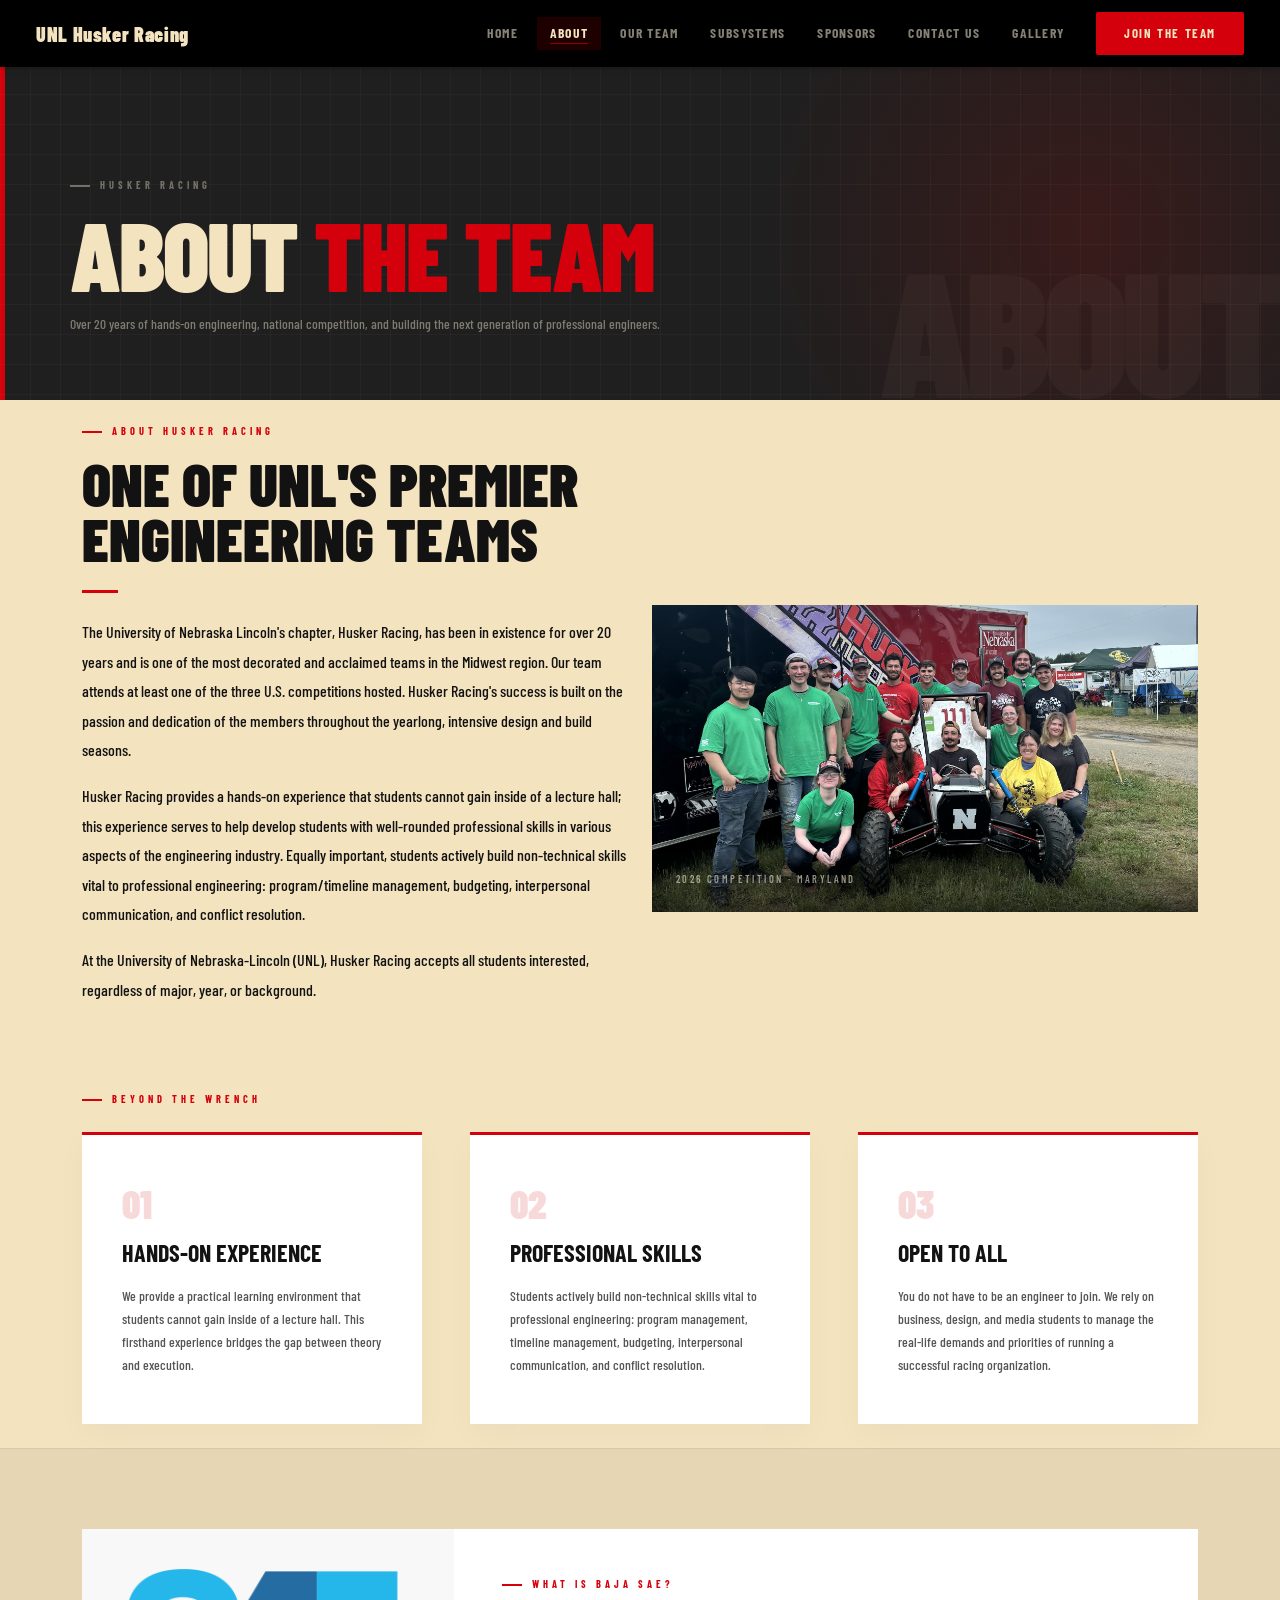
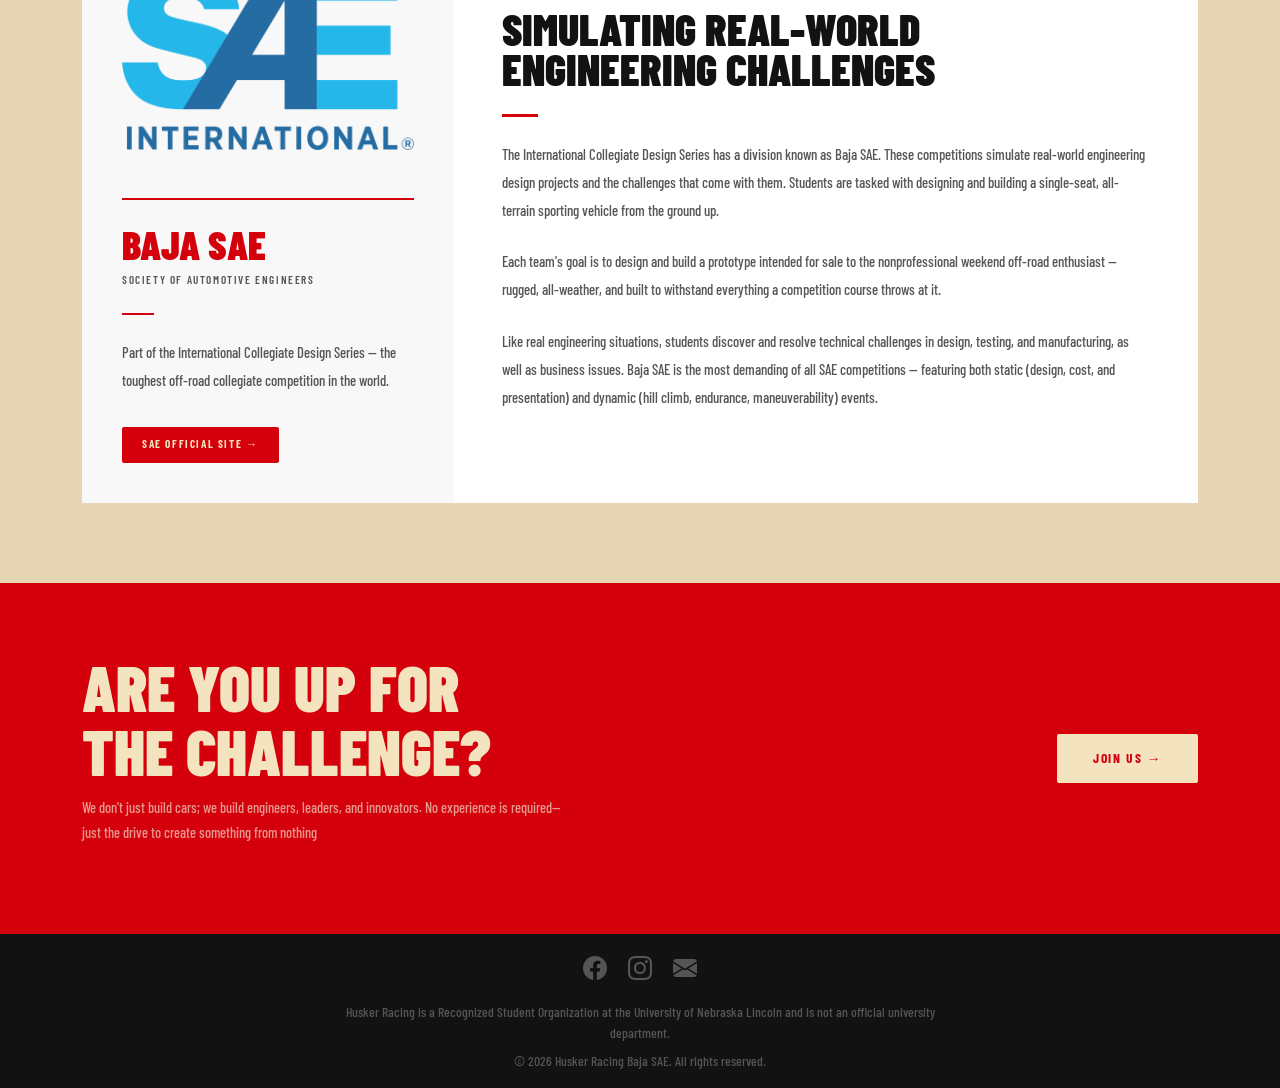
<file: about/index.html>
<!DOCTYPE html>
<html lang="en">

<head>
  <meta charset="UTF-8">
  <meta name="viewport" content="width=device-width, initial-scale=1.0">
  <title>About - UNL Baja SAE</title>

  <meta name="description"
    content="About UNL Baja SAE: a student-led engineering team dedicated to designing, building, and competing in off-road vehicle challenges.">
  <meta property="og:title" content="About - UNL Baja SAE">
  <meta property="og:image" content="https://husker-baja.org/images/logo.png">
  <meta property="og:url" content="https://husker-baja.org/about/">

  <link rel="icon" href="../favicon/favicon.ico" sizes="any">
  <link rel="icon" href="../favicon/favicon-32x32.png" type="image/png">
  <link rel="apple-touch-icon" href="../favicon/apple-touch-icon.png">
  <link rel="manifest" href="../favicon/site.webmanifest">

  <link rel="preload" as="image" href="../images/image-20250615-183707-6cdb8ff7.jpg">

  
  <link
    href="https://fonts.googleapis.com/css2?family=Barlow+Condensed:wght@400;600;700;900&family=Barlow:wght@400;500;600&display=swap"
    rel="stylesheet">

  <link rel="stylesheet" href="https://cdn.jsdelivr.net/npm/bootstrap@5.3.8/dist/css/bootstrap.min.css">
  <link rel="stylesheet" href="https://cdn.jsdelivr.net/npm/bootstrap-icons@1.11.3/font/bootstrap-icons.css">
  <link rel="stylesheet" href="../css/about.css">

  <link rel="stylesheet" href="../css/style.css">
</head>

<body>

  <nav class="navbar navbar-expand-lg fixed-top px-3 px-lg-4">
    <div class="container-fluid">
      <a class="navbar-brand" href="../">
        UNL Husker Racing
      </a>
      <button class="navbar-toggler border-0 py-1" type="button" data-bs-toggle="collapse" data-bs-target="#navMenu">
        <span class="navbar-toggler-icon" style="filter: invert(1);"></span>
      </button>
      <div class="collapse navbar-collapse justify-content-end" id="navMenu">
        <ul class="navbar-nav py-3 py-lg-0 align-items-lg-center">
          <li class="nav-item"><a class="nav-link" href="../">Home</a></li>
          <li class="nav-item"><a class="nav-link active" href="../about/">About</a></li>
          <li class="nav-item"><a class="nav-link" href="../team/">Our Team</a></li>
          <li class="nav-item"><a class="nav-link" href="../subsystems/">Subsystems</a></li>
          <li class="nav-item"><a class="nav-link" href="../sponsors/">Sponsors</a></li>
          <li class="nav-item"><a class="nav-link" href="../contact/">Contact Us</a></li>
          <li class="nav-item"><a class="nav-link " href="../gallery/">Gallery</a></li>

        </ul>
        <a href="../join/" class="btn btn-scarlet ms-lg-3 mb-3 mb-lg-0">Join the Team</a>
      </div>
    </div>
  </nav>

  <main class="pt-3 mt-5">



    <header class="page-header">
      <div class="page-header-stripe"></div>
      <div class="page-header-ghost">ABOUT</div>

      <div class="container page-header-content">
        <div class="eyebrow eyebrow-light mb-3">Husker Racing</div>
        <h1 class="page-title">
          About <span class="page-title-accent">the Team</span>
        </h1>
        <p class="page-subtitle">Over 20 years of hands-on engineering, national competition, and building the next
          generation of professional engineers. </p>
      </div>
    </header>



    <section>
      <div class="container mt-4">
        <div class="row align-items-center">


          <div class="col-lg-6 order-lg-2 d-flex justify-content-center mb-5 mb-lg-0 ">
            <div class="section-img-wrap">
              <div class="inner-container">
                <img class="img-fluid" src="../images/image-20250615-183707-6cdb8ff7.jpg" alt="Team Photo">
                <div class="section-img-caption">2026 Competition · Maryland</div>
              </div>
            </div>
          </div>
          <div class="col-lg-6 order-lg-1 ">
            <div class="section-content pt-sm-0">
              <div class="eyebrow mb-3">About Husker Racing</div>
              <h2 class="display-condensed section-title mb-0">One of Unl's Premier<br>Engineering Teams</h2>
              <div class="rule-red my-4"></div>
              <p class="section-body">
                The University of Nebraska Lincoln's chapter, Husker Racing, has been in existence for over 20
                years and is one of the most decorated and acclaimed teams in the Midwest region. Our team attends
                at least one of the three U.S. competitions hosted. Husker Racing's success is built on the passion
                and
                dedication of the members throughout the yearlong, intensive design and build seasons.
              </p>
              <p class="section-body">
                Husker Racing provides a hands-on experience that students cannot gain inside of a lecture
                hall; this experience serves to help develop students with well-rounded professional skills in various
                aspects of the engineering industry. Equally important, students actively build non-technical skills
                vital
                to professional engineering: program/timeline management, budgeting, interpersonal
                communication, and conflict resolution.
              </p>
              <p class="section-body">
                At the University of Nebraska-Lincoln (UNL), Husker Racing accepts all students interested,
                regardless of major, year, or background.
              </p>

            </div>
          </div>
        </div>
      </div>
    </section>


    <section class="content-section p-4 pt-0">
      <div class="container">
        <div class="eyebrow mb-4">Beyond the Wrench</div>
        <div class="row row-cols-3 row-cols-sm-1 justify-content-center gx-5 gy-3">

          <div class="col-12 col-md-4">
            <div class="value-card">
              <div class="value-num">01</div>
              <h3 class="value-title">Hands-on Experience</h3>
              <p class="value-desc">We provide a practical learning environment that students cannot gain inside of a
                lecture hall. This firsthand experience bridges the gap between theory and execution.</p>
            </div>
          </div>
          <div class="col-12 col-md-4 ">
            <div class="value-card">
              <div class="value-num">02</div>
              <h3 class="value-title">Professional Skills</h3>
              <p class="value-desc">Students actively build non-technical skills vital to professional engineering:
                program management, timeline management, budgeting, interpersonal communication, and conflict
                resolution.</p>
            </div>
          </div>
          <div class="col-12 col-md-4 ">
            <div class="value-card">
              <div class="value-num">03</div>
              <h3 class="value-title">Open to All</h3>
              <p class="value-desc">You do not have to be an engineer to join. We rely on business, design, and media
                students to manage the real-life demands and priorities of running a successful racing organization.
              </p>
            </div>
          </div>
        </div>
      </div>
    </section>


    <!-- ABOUT BAJA SAE -->
    <section class="baja-section">
      <div class="container">
        <div class="row g-0 align-items-stretch">

          <!-- Dark logo block -->
          <div class="col-lg-4">

            <div class="baja-logo-block">

              <image class=" sae-logo" src="../images/SAE_International_logo.svg.png" alt="Baja SAE Logo"
                aria-label="Baja SAE Logo"></image>
              <div style="height:2px; width:100%; background:var(--scarlet); margin:1.5rem 0;"></div>

              <div class="baja-logo-title">Baja <span style="color:var(--scarlet);">SAE</span></div>
              <div class="baja-logo-sub">Society of Automotive Engineers</div>
              <div style="height:2px; width:2rem; background:var(--scarlet); margin:1.5rem 0;"></div>
              <p class="baja-body">
                Part of the International Collegiate Design Series — the toughest off-road collegiate competition in
                the world.
              </p>
              <a href="https://www.sae.org/events/student/about/baja" target="_blank" class="btn btn-scarlet mt-3"
                style="font-size:0.7rem; padding:0.6rem 1.25rem;">
                SAE Official Site →
              </a>
            </div>
          </div>
          <!-- Content -->
          <div class="col-lg-8">
            <div class="p-5" style=" background: #ffffff;; height: 100%;">
              <div class="eyebrow mb-3">What is Baja SAE?</div>
              <h3 class="display-condensed mb-0" style="font-size:clamp(1.75rem,4vw,2.75rem); color:var(--ink);">
                Simulating Real-World<br>Engineering Challenges
              </h3>
              <div class="rule-red my-4"></div>
              <p class="baja-body mb-4">
                The International Collegiate Design Series has a division known as Baja SAE. These competitions
                simulate real-world engineering design projects and the challenges that come with them. Students are
                tasked with designing and building a single-seat, all-terrain sporting vehicle from the ground up.
              </p>
              <p class="baja-body mb-4">
                Each team's goal is to design and build a prototype intended for sale to the nonprofessional weekend
                off-road enthusiast — rugged, all-weather, and built to withstand everything a competition course
                throws at it.
              </p>
              <p class="baja-body">
                Like real engineering situations, students discover and resolve technical challenges in design,
                testing, and manufacturing, as well as business issues. Baja SAE is the most demanding of all SAE
                competitions — featuring both static (design, cost, and presentation) and dynamic (hill climb,
                endurance, maneuverability) events.
              </p>
            </div>
          </div>

        </div>
      </div>
    </section>

    <section class="join-section">
      <div class="container">
        <div class="row align-items-center gy-4">
          <div class="col-lg-8">
            <h2 class="display-condensed join-title">Are you up for<br> the challenge?</h2>
            <p class="join-sub">We don't just build cars; we build engineers, leaders, and innovators. No experience is
              required—just the drive to create something from nothing</p>
          </div>
          <div class="col-lg-4 text-lg-end">
            <a href="../join/" class="btn btn-cream">Join Us →</a>
          </div>
        </div>
      </div>
    </section>
  </main>


  <footer class="site-footer">
    <div class="container text-center">
      <div class="mb-3">
        <a href="https://www.facebook.com/huskerracing" target="_blank" class="footer-icon me-3" alt="Facebook"
          aria-label="Facebook">
          <i class="bi bi-facebook"></i>
        </a>
        <a href="https://www.instagram.com/husker_baja" target="_blank" class="footer-icon me-3" alt="Instagram"
          aria-label="Instagram">
          <i class="bi bi-instagram"></i>
        </a>
        <a href="mailto:huskerracing@gmail.com" class="footer-icon" alt="Mail" aria-label="Mail">
          <i class="bi bi-envelope-fill"></i>
        </a>
      </div>
      <p class="mb-2" style="font-size: 0.85rem; color: var(--mid); max-width: 600px; margin: 0 auto;">
        Husker Racing is a Recognized Student Organization at the University of Nebraska Lincoln and is not an official
        university department.
      </p>
      <p class="mb-0" style="font-size: 0.85rem; color: var(--mid);">© 2026 Husker Racing Baja SAE. All rights reserved.
      </p>
    </div>
  </footer>

  <script src="https://cdn.jsdelivr.net/npm/bootstrap@5.3.8/dist/js/bootstrap.bundle.min.js" defer
    integrity="sha384-FKyoEForCGlyvwx9Hj09JcYn3nv7wiPVlz7YYwJrWVcXK/BmnVDxM+D2scQbITxI"
    crossorigin="anonymous"></script>

</body>

</html>
</file>
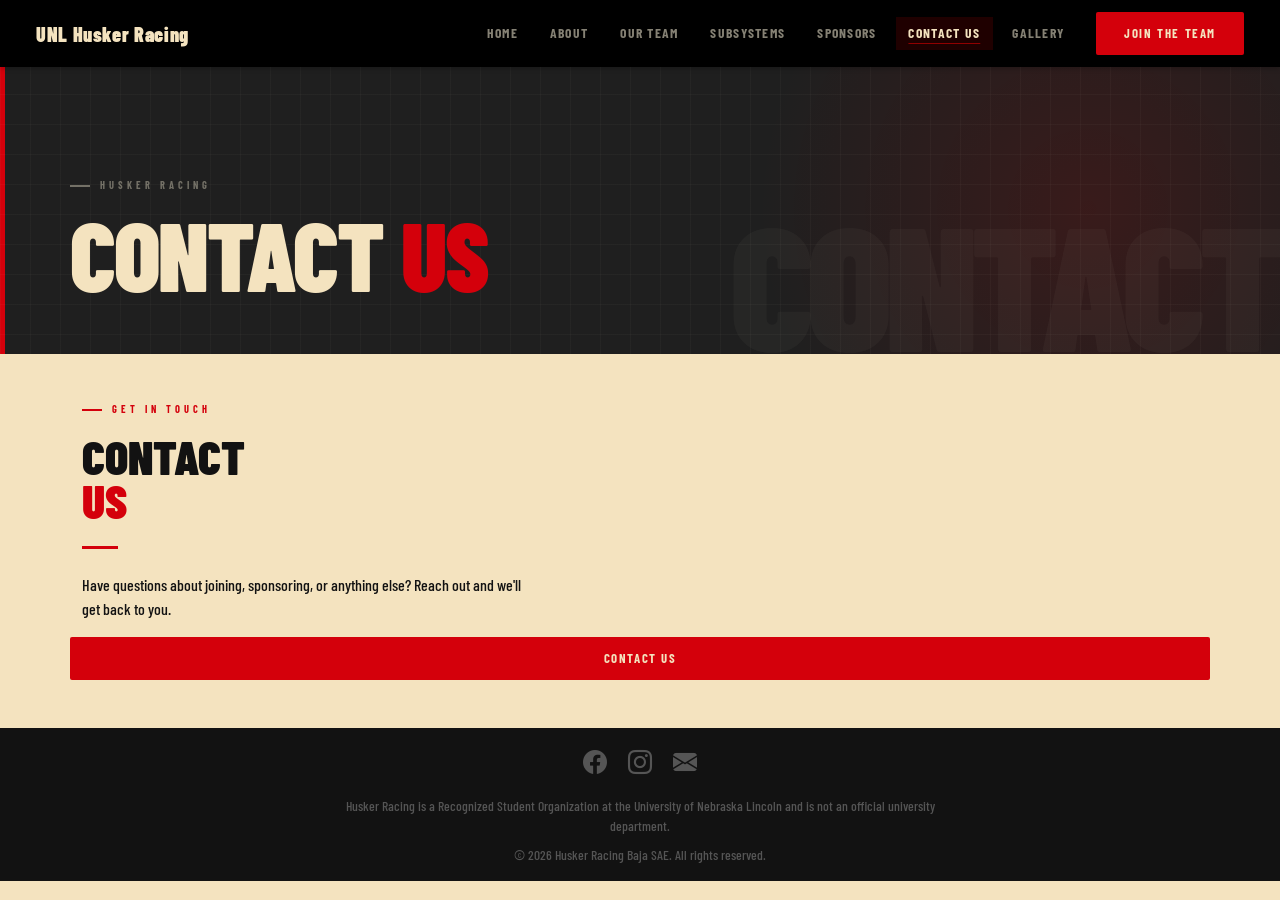
<file: contact/index.html>
<!DOCTYPE html>
<html lang="en">

<head>
    <meta charset="UTF-8">
    <meta name="viewport" content="width=device-width, initial-scale=1.0">
    <title>Contact - UNL Baja SAE</title>

    <meta name="description"
        content="Contact UNL Baja SAE: Have questions about sponsorship, joining the team, or general inquiries? Get in touch with us here.">
    <meta property="og:title" content="Contact - UNL Baja SAE">
    <meta property="og:image" content="https://husker-baja.org/images/logo.png">
    <meta property="og:url" content="https://husker-baja.org/contact/">

    <link rel="icon" href="../favicon/favicon.ico" sizes="any">
    <link rel="icon" href="../favicon/favicon-32x32.png" type="image/png">
    <link rel="apple-touch-icon" href="../favicon/apple-touch-icon.png">
    <link rel="manifest" href="../favicon/site.webmanifest">

    
    <link
        href="https://fonts.googleapis.com/css2?family=Barlow+Condensed:wght@400;600;700;900&family=Barlow:wght@400;500;600&display=swap"
        rel="stylesheet">

    <link rel="stylesheet" href="https://cdn.jsdelivr.net/npm/bootstrap@5.3.8/dist/css/bootstrap.min.css">
    <link rel="stylesheet" href="https://cdn.jsdelivr.net/npm/bootstrap-icons@1.11.3/font/bootstrap-icons.css">
    <link rel="stylesheet" href="../css/style.css">
</head>

<body>

    <nav class="navbar navbar-expand-lg fixed-top px-3 px-lg-4">
        <div class="container-fluid">
            <a class="navbar-brand" href="../">
                UNL Husker Racing
            </a>
            <button class="navbar-toggler border-0 py-1" type="button" data-bs-toggle="collapse"
                data-bs-target="#navMenu">
                <span class="navbar-toggler-icon" style="filter: invert(1);"></span>
            </button>
            <div class="collapse navbar-collapse justify-content-end" id="navMenu">
                <ul class="navbar-nav py-3 py-lg-0 align-items-lg-center">
                    <li class="nav-item"><a class="nav-link" href="../">Home</a></li>
                    <li class="nav-item"><a class="nav-link" href="../about/">About</a></li>
                    <li class="nav-item"><a class="nav-link" href="../team/">Our Team</a></li>
                    <li class="nav-item"><a class="nav-link" href="../subsystems/">Subsystems</a></li>
                    <li class="nav-item"><a class="nav-link" href="../sponsors/">Sponsors</a></li>
                    <li class="nav-item"><a class="nav-link active" href="../contact/">Contact Us</a></li>
                    <li class="nav-item"><a class="nav-link " href="../gallery/">Gallery</a></li>

                </ul>
                <a href="../join/" class="btn btn-scarlet ms-lg-3 mb-3 mb-lg-0">Join the Team</a>
            </div>
        </div>
    </nav>

    <main class="pt-3 mt-5">
        <header class="page-header">
            <div class="page-header-stripe"></div>
            <div class="page-header-ghost">Contact</div>

            <div class="container page-header-content">
                <div class="eyebrow eyebrow-light mb-3">Husker Racing</div>
                <h1 class="page-title">
                    Contact<span class="page-title-accent"> US</span>
                </h1>
            </div>
        </header>
        <section class="section-pad bg-cream my-5">
            <div class="container">
                <div class="row">

                    <div class="col-lg-5">
                        <div class="eyebrow mb-3">Get in Touch</div>
                        <h2 class="display-condensed mb-0" style="font-size:clamp(2rem,5vw,3rem); color:var(--ink);">
                            Contact<br>
                            <span style="color:var(--scarlet);">Us</span>
                        </h2>
                        <div class="rule-red my-4"></div>
                        <p class="body-text">Have questions about joining, sponsoring, or anything else? Reach out and
                            we'll get back to you.</p>
                    </div>
                    <a href=https://nebraskaracing.unl.edu/baja/contact/" target="_blank"
                                        class="btn btn-scarlet"
                                        >
                                        Contact Us</a>

                </div>
            </div>
        </section>
    </main>


    <footer class="site-footer">
        <div class="container text-center">
            <div class="mb-3">
                <a href="https://www.facebook.com/huskerracing" target="_blank" class="footer-icon me-3" alt="Facebook"
                    aria-label="Facebook">
                    <i class="bi bi-facebook"></i>
                </a>
                <a href="https://www.instagram.com/husker_baja" target="_blank" class="footer-icon me-3" alt="Instagram"
                    aria-label="Instagram">
                    <i class="bi bi-instagram"></i>
                </a>
                <a href="mailto:huskerracing@gmail.com" class="footer-icon" alt="Mail" aria-label="Mail">
                    <i class="bi bi-envelope-fill"></i>
                </a>
            </div>
            <p class="mb-2" style="font-size: 0.85rem; color: var(--mid); max-width: 600px; margin: 0 auto;">
                Husker Racing is a Recognized Student Organization at the University of Nebraska Lincoln and is not an
                official
                university department.
            </p>
            <p class="mb-0" style="font-size: 0.85rem; color: var(--mid);">© 2026 Husker Racing Baja SAE. All rights
                reserved.
            </p>
        </div>
    </footer>

    <script src="https://cdn.jsdelivr.net/npm/bootstrap@5.3.8/dist/js/bootstrap.bundle.min.js" defer
        integrity="sha384-FKyoEForCGlyvwx9Hj09JcYn3nv7wiPVlz7YYwJrWVcXK/BmnVDxM+D2scQbITxI"
        crossorigin="anonymous"></script>
    <script src="../js/contact.js" defer></script>

</body>

</html>
</file>
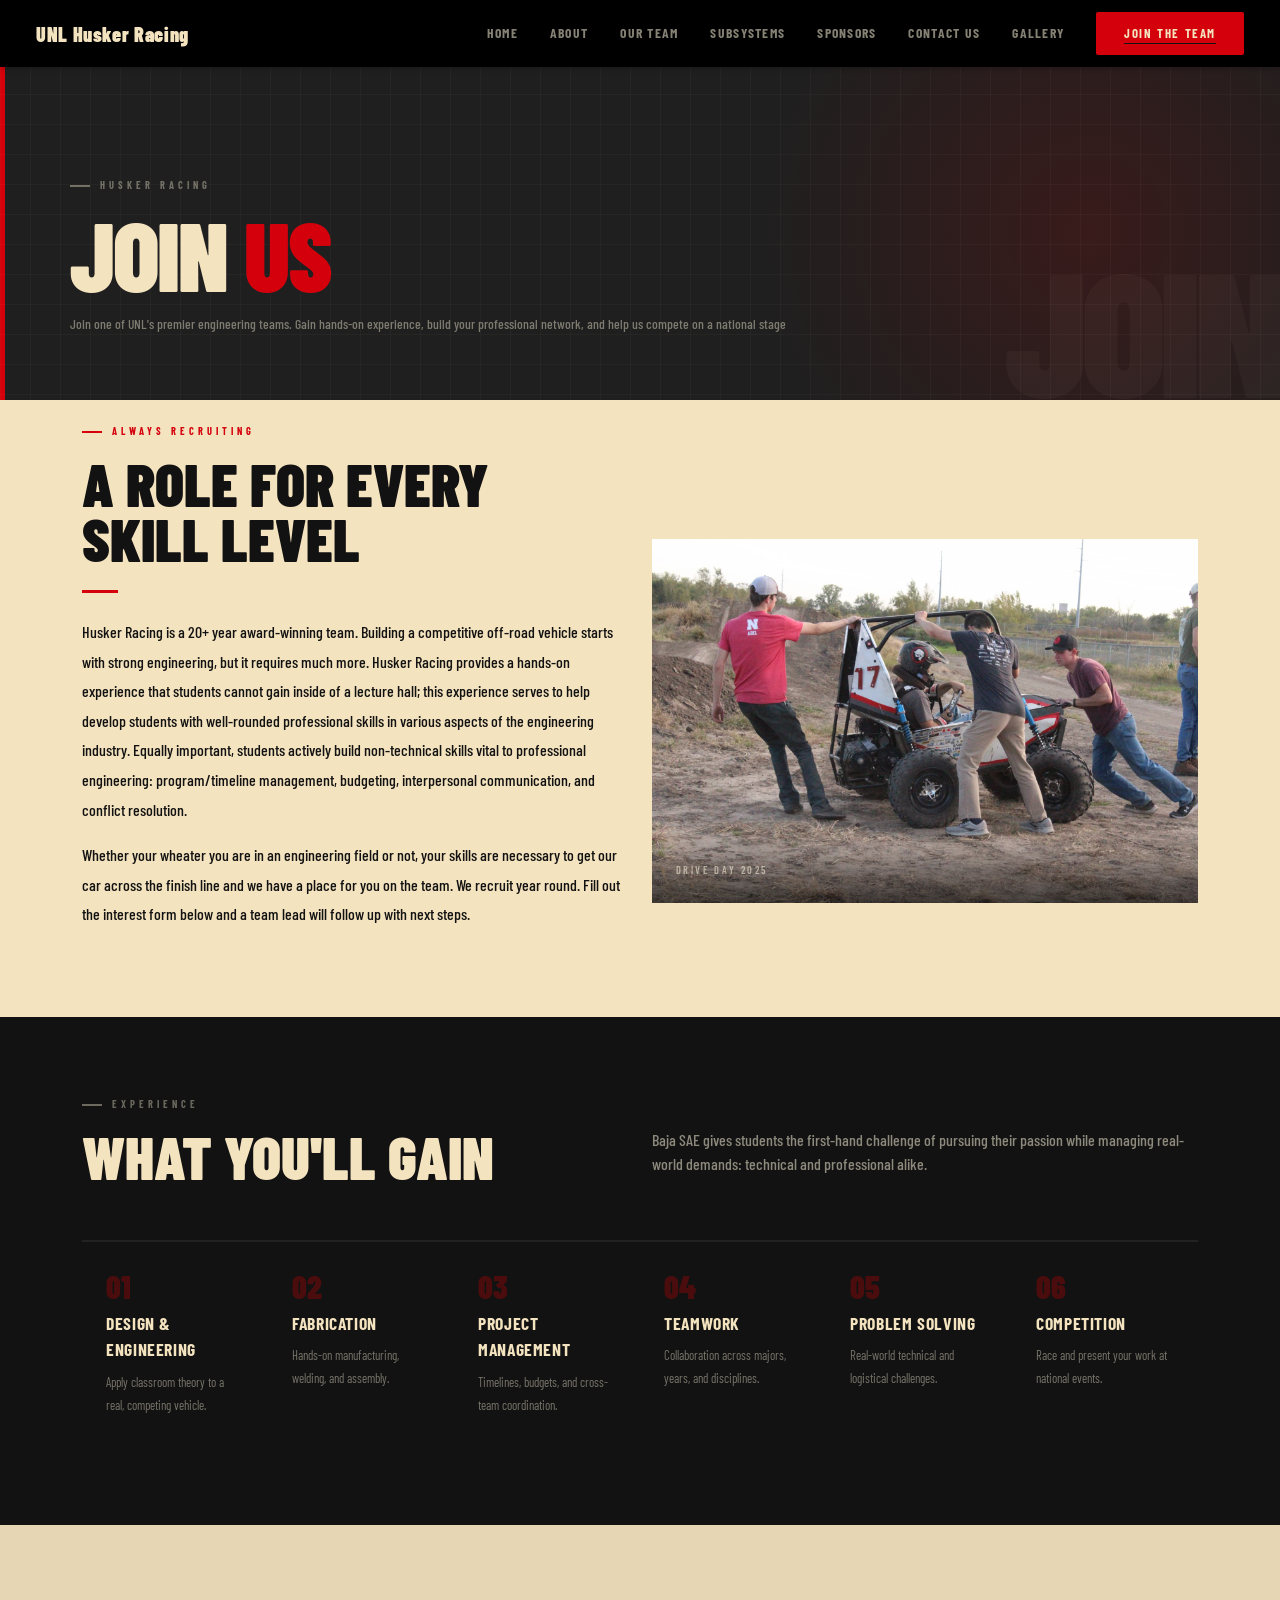
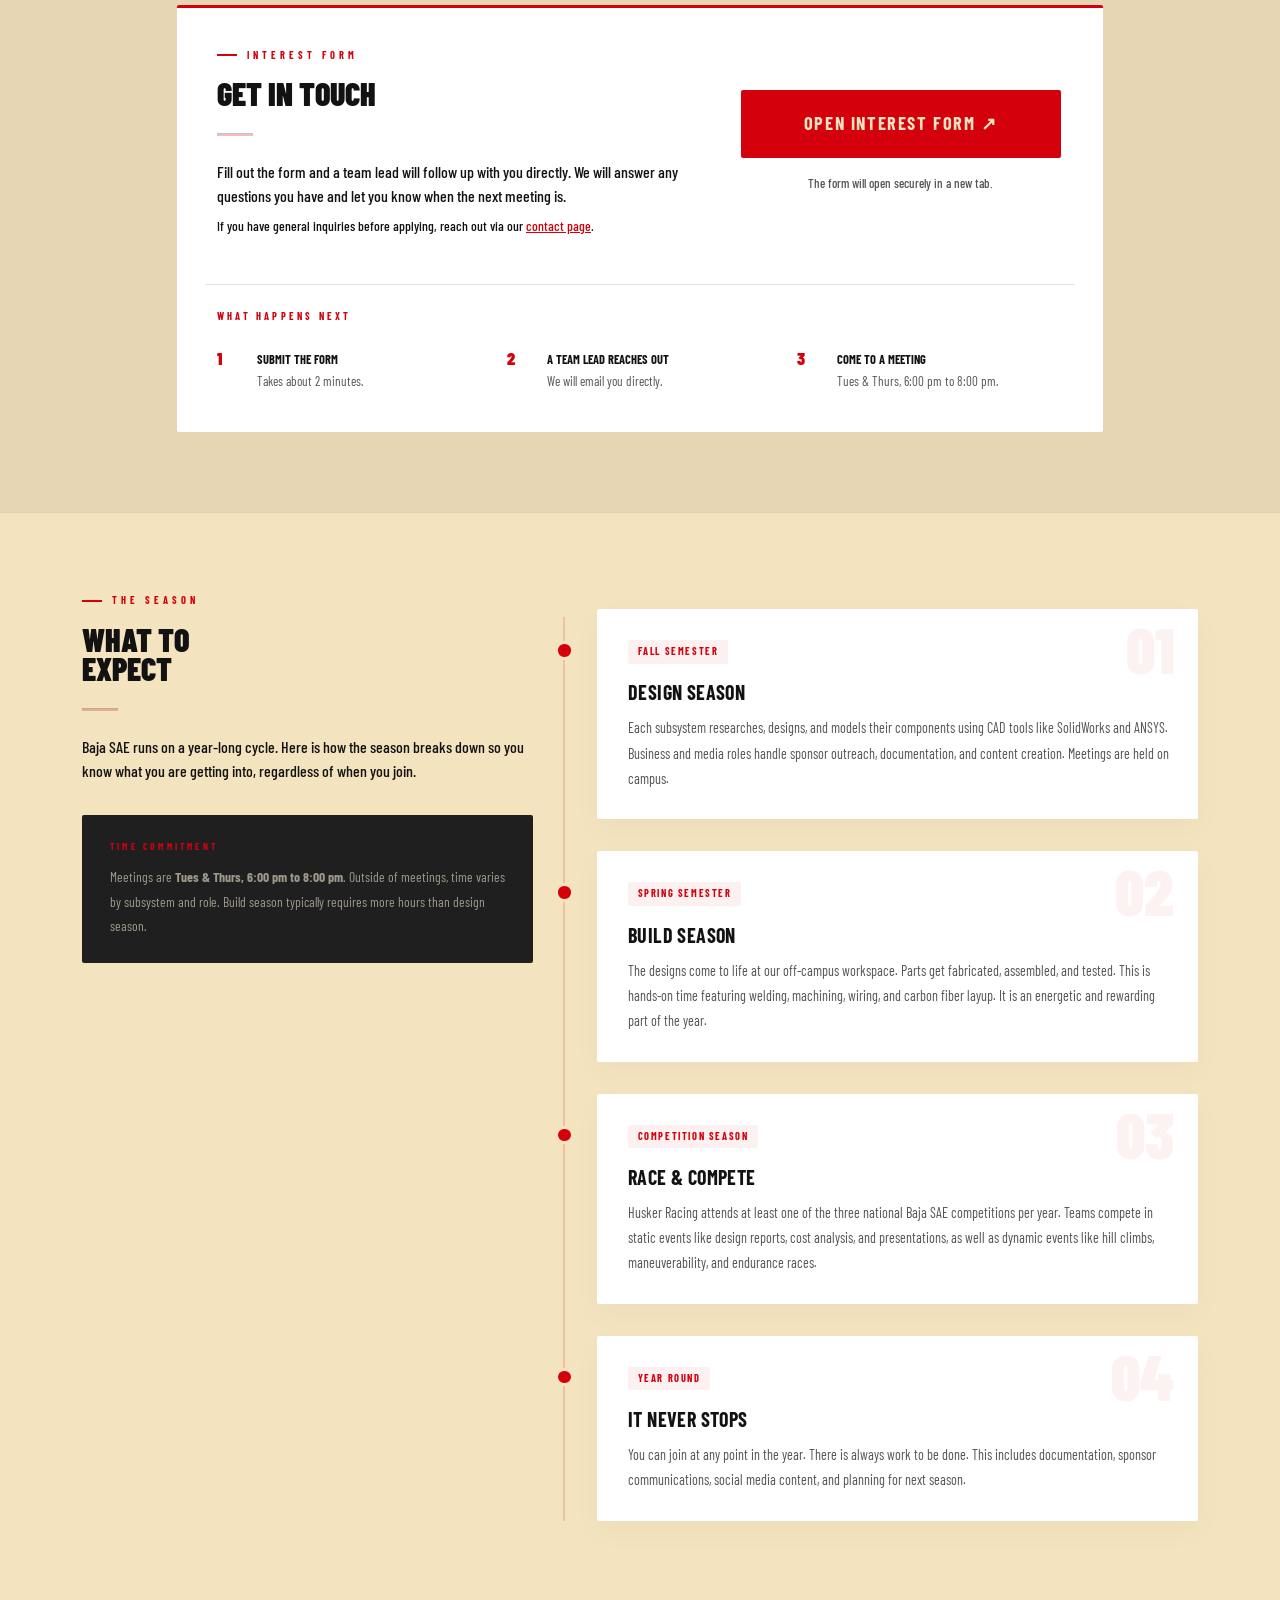
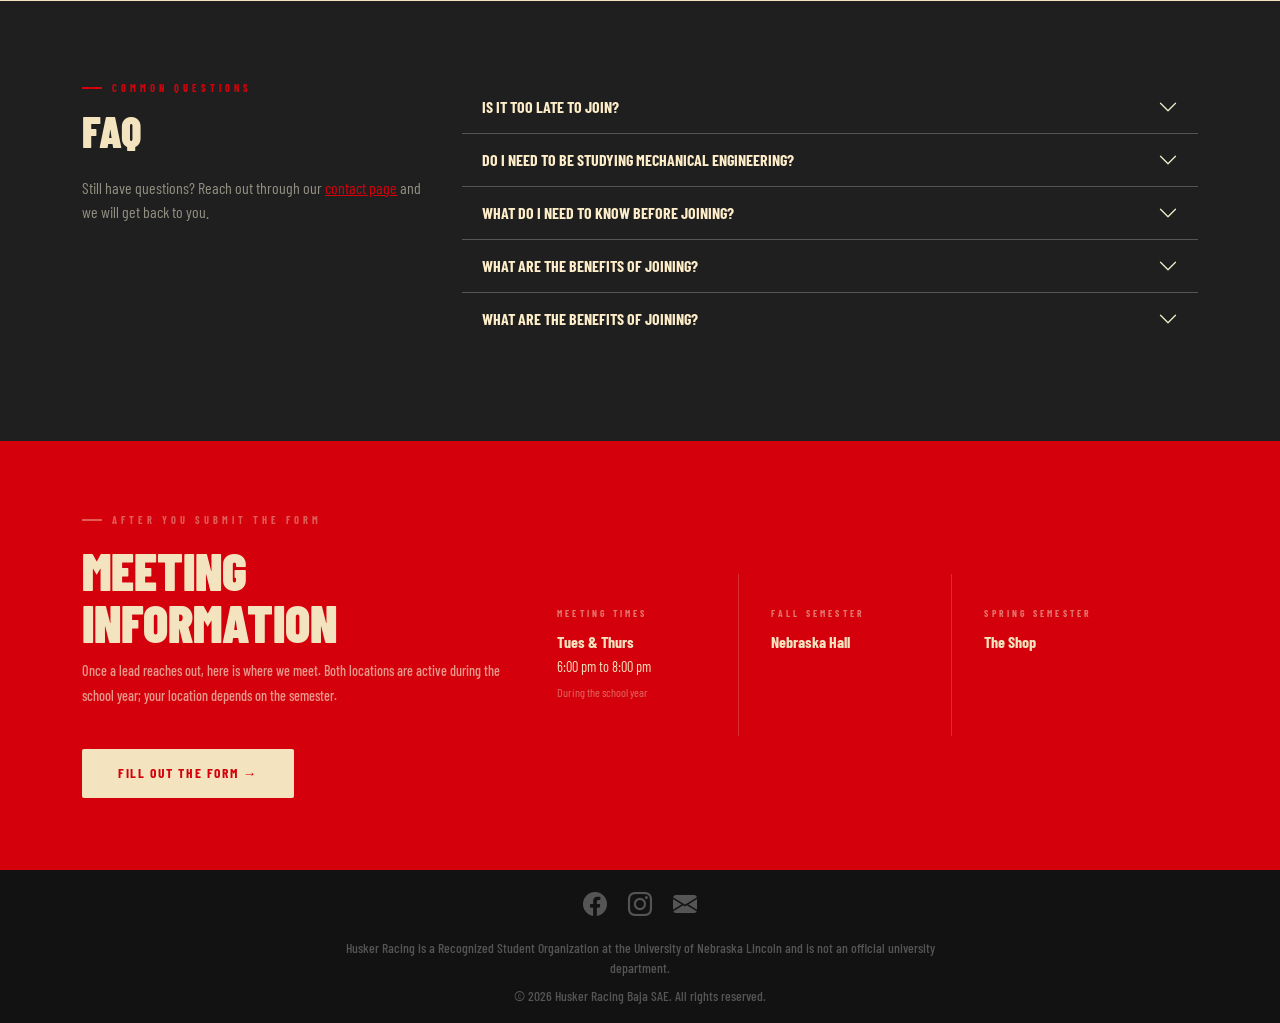
<file: join/index.html>
<!DOCTYPE html>
<html lang="en">

<head>
    <meta charset="UTF-8">
    <meta name="viewport" content="width=device-width, initial-scale=1.0">
    <title>Join - UNL Baja SAE | Husker Racing</title>

    <meta name="description"
        content="Join the UNL Baja SAE team! Open to all majors—no experience required. Whether you are into engineering, business, or electronics, come gain hands-on experience building off-road vehicles.">
    <meta property="og:title" content="Join - UNL Baja SAE | Husker Racing">
    <meta property="og:image" content="https://husker-baja.org/images/logo.png">
    <meta property="og:url" content="https://husker-baja.org/about/">

    <link rel="icon" href="../favicon/favicon.ico" sizes="any">
    <link rel="icon" href="../favicon/favicon-32x32.png" type="image/png">
    <link rel="apple-touch-icon" href="../favicon/apple-touch-icon.png">
    <link rel="manifest" href="../favicon/site.webmanifest">

    <link
        href="https://fonts.googleapis.com/css2?family=Barlow+Condensed:wght@400;600;700;900&family=Barlow:wght@400;500;600&display=swap"
        rel="stylesheet">

    <link rel="stylesheet" href="https://cdn.jsdelivr.net/npm/bootstrap@5.3.8/dist/css/bootstrap.min.css">
    <link rel="stylesheet" href="https://cdn.jsdelivr.net/npm/bootstrap-icons@1.11.3/font/bootstrap-icons.css">
    <link rel="stylesheet" href="../css/style.css">
    <link rel="stylesheet" href="../css/join.css">

</head>

<body>

    <nav class="navbar navbar-expand-lg fixed-top px-3 px-lg-4">
        <div class="container-fluid">
            <a class="navbar-brand" href="../">
                UNL Husker Racing
            </a>
            <button class="navbar-toggler border-0 py-1" type="button" data-bs-toggle="collapse"
                data-bs-target="#navMenu">
                <span class="navbar-toggler-icon" style="filter: invert(1);"></span>
            </button>
            <div class="collapse navbar-collapse justify-content-end" id="navMenu">
                <ul class="navbar-nav py-3 py-lg-0 align-items-lg-center">
                    <li class="nav-item"><a class="nav-link" href="../">Home</a></li>
                    <li class="nav-item"><a class="nav-link " href="../about/">About</a></li>
                    <li class="nav-item"><a class="nav-link" href="../team/">Our Team</a></li>
                    <li class="nav-item"><a class="nav-link" href="../subsystems/">Subsystems</a></li>
                    <li class="nav-item"><a class="nav-link" href="../sponsors/">Sponsors</a></li>
                    <li class="nav-item"><a class="nav-link" href="../contact/">Contact Us</a></li>
                    <li class="nav-item"><a class="nav-link " href="../gallery/">Gallery</a></li>

                </ul>
                <a href="../join/" class="btn btn-scarlet ms-lg-3 mb-3 mb-lg-0 active">Join the Team</a>
            </div>
        </div>
    </nav>

    <main class="pt-3 mt-5">

        <header class="page-header">
            <div class="page-header-stripe"></div>
            <div class="page-header-ghost">Join</div>

            <div class="container page-header-content">
                <div class="eyebrow eyebrow-light mb-3">Husker Racing</div>
                <h1 class="page-title">
                    Join <span class="page-title-accent">US</span>
                </h1>
                <p class="page-subtitle">Join one of UNL's premier engineering teams. Gain hands-on experience, build
                    your professional network, and help us compete on a national stage</p>
            </div>
        </header>

        <section>
            <div class="container mt-4">
                <div class="row align-items-center">
                    <div class="col-lg-6 order-lg-2 d-flex justify-content-center  mb-5 mb-lg-0 ">
                        <div class="section-img-wrap">
                            <div class="inner-container">
                                <img class="img-fluid" src="../images/IMG_3710.jpg" alt="Husker Racing car">
                                <div class="section-img-caption">Drive Day 2025</div>
                            </div>
                        </div>
                    </div>
                    <div class="col-lg-6 order-lg-1">
                        <div class="section-content pt-sm-0">
                            <div class="eyebrow mb-3">Always Recruiting</div>
                            <h2 class="display-condensed section-title mb-0">A Role for every<br>skill level</h2>
                            <div class="rule-red my-4"></div>
                            <p class="section-body">
                                Husker Racing is a 20+ year award-winning team. Building a competitive off-road vehicle
                                starts with strong engineering, but it requires much more.

                                Husker Racing provides a hands-on experience that students cannot gain inside of a
                                lecture
                                hall; this experience serves to help develop students with well-rounded professional
                                skills in various
                                aspects of the engineering industry. Equally important, students actively build
                                non-technical skills
                                vital
                                to professional engineering: program/timeline management, budgeting, interpersonal
                                communication, and conflict resolution. </p>
                            <p class="section-body">
                                Whether your wheater you are in an engineering
                                field or not, your skills are necessary to get our car across
                                the finish line and we have a place for you on the team. We recruit year round. Fill out
                                the interest form below and a team lead
                                will follow up with next steps.
                            </p>


                        </div>
                    </div>
                </div>
            </div>
        </section>
        <section class="skills-section">
            <div class="container">
                <div class="row mb-5 align-items-end">
                    <div class="col-lg-6">
                        <div class="eyebrow eyebrow-light mb-3">Experience</div>
                        <h2 class="display-condensed section-title-light">What You'll Gain</h2>
                    </div>
                    <div class="col-lg-6">
                        <p class="section-sub-light">
                            Baja SAE gives students the first-hand challenge of pursuing their passion while managing
                            real-world demands: technical and professional alike.
                        </p>
                    </div>
                </div>
                <div class="row g-0">
                    <div class="col-6 col-md-4 col-lg-2">
                        <div class="skill-card">
                            <div class="sk-num">01</div>
                            <div class="sk-title">Design &amp; Engineering</div>
                            <div class="sk-desc">Apply classroom theory to a real, competing vehicle.</div>
                        </div>
                    </div>
                    <div class="col-6 col-md-4 col-lg-2">
                        <div class="skill-card">
                            <div class="sk-num">02</div>
                            <div class="sk-title">Fabrication</div>
                            <div class="sk-desc">Hands-on manufacturing, welding, and assembly.</div>
                        </div>
                    </div>
                    <div class="col-6 col-md-4 col-lg-2">
                        <div class="skill-card">
                            <div class="sk-num">03</div>
                            <div class="sk-title">Project Management</div>
                            <div class="sk-desc">Timelines, budgets, and cross-team coordination.</div>
                        </div>
                    </div>
                    <div class="col-6 col-md-4 col-lg-2">
                        <div class="skill-card">
                            <div class="sk-num">04</div>
                            <div class="sk-title">Teamwork</div>
                            <div class="sk-desc">Collaboration across majors, years, and disciplines.</div>
                        </div>
                    </div>
                    <div class="col-6 col-md-4 col-lg-2">
                        <div class="skill-card">
                            <div class="sk-num">05</div>
                            <div class="sk-title">Problem Solving</div>
                            <div class="sk-desc">Real-world technical and logistical challenges.</div>
                        </div>
                    </div>
                    <div class="col-6 col-md-4 col-lg-2">
                        <div class="skill-card">
                            <div class="sk-num">06</div>
                            <div class="sk-title">Competition</div>
                            <div class="sk-desc">Race and present your work at national events.</div>
                        </div>
                    </div>
                </div>
            </div>
        </section>


        <section class="form-section" id="interest-form">
            <div class="container">
                <div class="row justify-content-center">
                    <div class="col-lg-10">
                        <div class="form-card">

                            <div class="row align-items-center g-5">
                                <div class="col-md-7">
                                    <div class="eyebrow mb-3">Interest Form</div>
                                    <h2 class="display-condensed section-title-dark mb-0">
                                        Get in <span class="text-scarlet">Touch</span>
                                    </h2>
                                    <hr class="rule-red mt-4 mb-4">
                                    <p class="body-text mb-2">
                                        Fill out the form and a team lead will follow up with you directly. We will
                                        answer any questions you have and let you know when the next meeting is.
                                    </p>
                                    <p class="body-text mb-0" style="font-size:0.85rem;">
                                        If you have general inquiries before applying, reach out via our <a
                                            href="../contact/" style="color:var(--scarlet);">contact
                                            page</a>.
                                    </p>
                                </div>

                                <div class="col-md-5 text-md-center">
                                    <a href="https://nebraskaracing.unl.edu/baja-interest-form/" target="_blank"
                                        class="btn btn-scarlet"
                                        style="font-size:1.15rem; padding:1.25rem 2rem; width:100%; max-width:320px;">Open
                                        Interest Form ↗</a>
                                    <p class="mt-3 mb-0" style="font-size:0.8rem; color:var(--mid);">The form will open
                                        securely in a new tab.</p>
                                </div>
                            </div>

                            <div class="row mt-5 pt-4" style="border-top:1px solid rgba(0,0,0,0.1);">
                                <div class="col-12">
                                    <div class="form-steps-title mb-4">What happens next</div>
                                    <div class="row g-4">
                                        <div class="col-md-4">
                                            <div class="form-step-item">
                                                <div class="form-step-num">1</div>
                                                <div class="form-step-desc"><strong class="form-step-strong">Submit the
                                                        form</strong>Takes about 2 minutes.</div>
                                            </div>
                                        </div>
                                        <div class="col-md-4">
                                            <div class="form-step-item">
                                                <div class="form-step-num">2</div>
                                                <div class="form-step-desc"><strong class="form-step-strong">A team lead
                                                        reaches out</strong>We will email you directly.</div>
                                            </div>
                                        </div>
                                        <div class="col-md-4">
                                            <div class="form-step-item">
                                                <div class="form-step-num">3</div>
                                                <div class="form-step-desc"><strong class="form-step-strong">Come to a
                                                        meeting</strong>Tues &amp; Thurs, 6:00 pm to 8:00 pm.</div>
                                            </div>
                                        </div>
                                    </div>
                                </div>
                            </div>

                        </div>
                    </div>
                </div>
            </div>
        </section>


        <section class="expect-section">
            <div class="container">
                <div class="row">
                    <div class="col-lg-5">
                        <div class="eyebrow mb-3">The Season</div>
                        <h2 class="display-condensed section-title-dark mb-0">
                            What to<br>Expect
                        </h2>
                        <hr class="rule-red mt-4 mb-4">
                        <p class="body-text">
                            Baja SAE runs on a year-long cycle. Here is how the season breaks down so you know what you
                            are getting into, regardless of when you join.
                        </p>
                        <div class="time-commit-box">
                            <div class="time-commit-title">Time Commitment</div>
                            <div class="time-commit-text">
                                Meetings are <strong class="text-cream">Tues &amp; Thurs, 6:00 pm to 8:00 pm</strong>.
                                Outside of meetings, time varies by subsystem and role. Build season typically requires
                                more hours than design season.
                            </div>
                        </div>
                    </div>

                    <div class="col-lg-7">
                        <div class="timeline-container">

                            <div class="timeline-item">
                                <div class="tl-node"></div>
                                <div class="tl-num">01</div>
                                <div class="tl-tag">Fall Semester</div>
                                <div class="tl-title">Design Season</div>
                                <div class="tl-desc">Each subsystem researches, designs, and models their components
                                    using CAD tools like SolidWorks and ANSYS. Business and media roles handle sponsor
                                    outreach, documentation, and content creation. Meetings are held on campus.</div>
                            </div>

                            <div class="timeline-item">
                                <div class="tl-node"></div>
                                <div class="tl-num">02</div>
                                <div class="tl-tag">Spring Semester</div>
                                <div class="tl-title">Build Season</div>
                                <div class="tl-desc">The designs come to life at our off-campus workspace. Parts get
                                    fabricated, assembled, and tested. This is hands-on time featuring welding,
                                    machining, wiring, and carbon fiber layup. It is an energetic and rewarding part of
                                    the year.</div>
                            </div>

                            <div class="timeline-item">
                                <div class="tl-node"></div>
                                <div class="tl-num">03</div>
                                <div class="tl-tag">Competition Season</div>
                                <div class="tl-title">Race &amp; Compete</div>
                                <div class="tl-desc">Husker Racing attends at least one of the three national Baja SAE
                                    competitions per year. Teams compete in static events like design reports, cost
                                    analysis, and presentations, as well as dynamic events like hill climbs,
                                    maneuverability, and endurance races.</div>
                            </div>

                            <div class="timeline-item">
                                <div class="tl-node"></div>
                                <div class="tl-num">04</div>
                                <div class="tl-tag">Year Round</div>
                                <div class="tl-title">It Never Stops</div>
                                <div class="tl-desc">You can join at any point in the year. There is always work to be
                                    done. This includes documentation, sponsor communications, social media content, and
                                    planning for next season.</div>
                            </div>

                        </div>
                    </div>
                </div>
            </div>
        </section>
        <section class="faq-section">
            <div class="container">
                <div class="row gy-3 pb-3">
                    <div class="col-lg-4">
                        <div class="eyebrow mb-3">Common Questions</div>
                        <h2 class="display-condensed faq-title mb-0">FAQ</h2>
                        <div class="mt-4" style="color:var(--mid2)">Still have questions? Reach out through our <a
                                style="color:var(--scarlet);" href="../contact/">contact page</a> and we will get back
                            to you.</div>
                    </div>
                    <div class="col-lg-8">
                        <div class="accordion accordion-flush" id="faqAccordion">

                            <div class="accordion-item faq">
                                <h2 class="accordion-header" id="headingFAQ-2">
                                    <button class="accordion-button collapsed" type="button" data-bs-toggle="collapse"
                                        data-bs-target="#collapseFAQ-2" aria-expanded="false"
                                        aria-controls="collapseFAQ-2">Is
                                        it
                                        too late to join?
                                    </button>
                                </h2>
                                <div id="collapseFAQ-2" class="accordion-collapse collapse"
                                    aria-labelledby="headingFAQ-2" data-bs-parent="#faqAccordion">
                                    <div class="accordion-body">
                                        No; we recruit year round. We design the car in the fall and build it in the
                                        spring, but there is always meaningful work to do regardless of when you join.
                                        Fill out the interest form above and a lead will be in touch.
                                    </div>
                                </div>
                            </div>
                            <div class="accordion-item faq">
                                <h2 class="accordion-header" id="headingFAQ-3">
                                    <button class="accordion-button collapsed" type="button" data-bs-toggle="collapse"
                                        data-bs-target="#collapseFAQ-3" aria-expanded="false"
                                        aria-controls="collapseFAQ-3">Do I
                                        need to be studying Mechanical Engineering?
                                    </button>
                                </h2>
                                <div id="collapseFAQ-3" class="accordion-collapse collapse"
                                    aria-labelledby="headingFAQ-3" data-bs-parent="#faqAccordion">
                                    <div class="accordion-body">
                                        Not at all.<br><br> While engineering is the foundation of our work, running a
                                        competitive Baja SAE program requires diverse skills. Budgeting, sponsor
                                        relations, social media, photography, and project management are all vital to
                                        our success. If your major is not listed, we still encourage you to join.
                                    </div>
                                </div>
                            </div>


                            <div class="accordion-item faq">
                                <h2 class="accordion-header" id="headingFAQ-4">
                                    <button class="accordion-button collapsed" type="button" data-bs-toggle="collapse"
                                        data-bs-target="#collapseFAQ-4" aria-expanded="false"
                                        aria-controls="collapseFAQ-4">
                                        What do I need to know before joining?
                                    </button>
                                </h2>
                                <div id="collapseFAQ-4" class="accordion-collapse collapse"
                                    aria-labelledby="headingFAQ-4" data-bs-parent="#faqAccordion">
                                    <div class="accordion-body">
                                        Nothing. Just come ready to learn. Every member was new at some point. We will
                                        match you with a subsystem or role that fits your skills and interests, and
                                        teach you what you need to know along the way.
                                    </div>
                                </div>
                            </div>

                            <div class="accordion-item faq">
                                <h2 class="accordion-header" id="headingFAQ-5">
                                    <button class="accordion-button collapsed" type="button" data-bs-toggle="collapse"
                                        data-bs-target="#collapseFAQ-5" aria-expanded="false"
                                        aria-controls="collapseFAQ-5">

                                        What are the benefits of joining?
                                    </button>
                                </h2>
                                <div id="collapseFAQ-5" class="accordion-collapse collapse"
                                    aria-labelledby="headingFAQ-5" data-bs-parent="#faqAccordion">
                                    <div class="accordion-body">
                                        Baja SAE is a nationally recognized organization and a strong addition to any
                                        resume. Beyond that, you will gain real hands-on experience you cannot get in a
                                        classroom. This includes designing parts with FEA software, managing a team
                                        budget, running a sponsor pitch, or building content for a national competition
                                        audience.
                                    </div>
                                </div>
                            </div>
                            <div class="accordion-item faq">
                                <h2 class="accordion-header" id="headingFAQ-6">
                                    <button class="accordion-button collapsed" type="button" data-bs-toggle="collapse"
                                        data-bs-target="#collapseFAQ-6" aria-expanded="false"
                                        aria-controls="collapseFAQ-6">

                                        What are the benefits of joining?
                                    </button>
                                </h2>
                                <div id="collapseFAQ-6" class="accordion-collapse collapse"
                                    aria-labelledby="headingFAQ-6" data-bs-parent="#faqAccordion">
                                    <div class="accordion-body">
                                        Business students help manage our budget, coordinate with sponsors, handle
                                        procurement, and support project timelines. Media and journalism students
                                        run our social media, document the build season through photo and video,
                                        create content for sponsors, and help tell the Husker Racing story to a
                                        broader audience. These roles directly impact how the team operates and
                                        competes. </div>
                                </div>

                            </div>
                        </div>

                    </div>
                </div>
            </div>
            </section>
            <section class="meeting-section">
                <div class="container">
                    <div class="row align-items-center">
                        <div class="col-lg-5">
                            <div class="eyebrow eyebrow-light mb-3">After You Submit the Form</div>
                            <h2 class="display-condensed meeting-title">Meeting<br>Information</h2>
                            <p class="meeting-sub">Once a lead reaches out, here is where we meet. Both locations are
                                active during the school year; your location depends on the semester.</p>
                            <a href="#interest-form" class="btn btn-cream mt-4">Fill Out the Form →</a>
                        </div>
                        <div class="col-lg-7">
                            <div class="meeting-grid">
                                <div class="m-cell">
                                    <div class="m-cell-label">Meeting Times</div>
                                    <div class="m-cell-val">
                                        <strong>Tues &amp; Thurs</strong>
                                        6:00 pm to 8:00 pm<br>
                                        <span class="m-cell-note">During the school year</span>
                                    </div>
                                </div>
                                <div class="m-cell">
                                    <div class="m-cell-label">Fall Semester</div>
                                    <div class="m-cell-val">
                                        <strong>Nebraska Hall</strong>
                                    </div>
                                </div>
                                <div class="m-cell">
                                    <div class="m-cell-label">Spring Semester</div>
                                    <div class="m-cell-val">
                                        <strong>The Shop</strong>
                                    </div>
                                </div>
                            </div>
                        </div>
                    </div>
                </div>
            </section>

    </main>


    <footer class="site-footer">
        <div class="container text-center">
            <div class="mb-3">
                <a href="https://www.facebook.com/huskerracing" target="_blank" class="footer-icon me-3" alt="Facebook"
                    aria-label="Facebook">
                    <i class="bi bi-facebook"></i>
                </a>
                <a href="https://www.instagram.com/husker_baja" target="_blank" class="footer-icon me-3" alt="Instagram"
                    aria-label="Instagram">
                    <i class="bi bi-instagram"></i>
                </a>
                <a href="mailto:huskerracing@gmail.com" class="footer-icon" alt="Mail" aria-label="Mail">
                    <i class="bi bi-envelope-fill"></i>
                </a>
            </div>
            <p class="mb-2" style="font-size: 0.85rem; color: var(--mid); max-width: 600px; margin: 0 auto;">
                Husker Racing is a Recognized Student Organization at the University of Nebraska Lincoln and is not an
                official
                university department.
            </p>
            <p class="mb-0" style="font-size: 0.85rem; color: var(--mid);">© 2026 Husker Racing Baja SAE. All rights
                reserved.
            </p>
        </div>
    </footer>

    <script src="https://cdn.jsdelivr.net/npm/bootstrap@5.3.8/dist/js/bootstrap.bundle.min.js" defer
        integrity="sha384-FKyoEForCGlyvwx9Hj09JcYn3nv7wiPVlz7YYwJrWVcXK/BmnVDxM+D2scQbITxI"
        crossorigin="anonymous"></script>

</body>

</html>
</file>
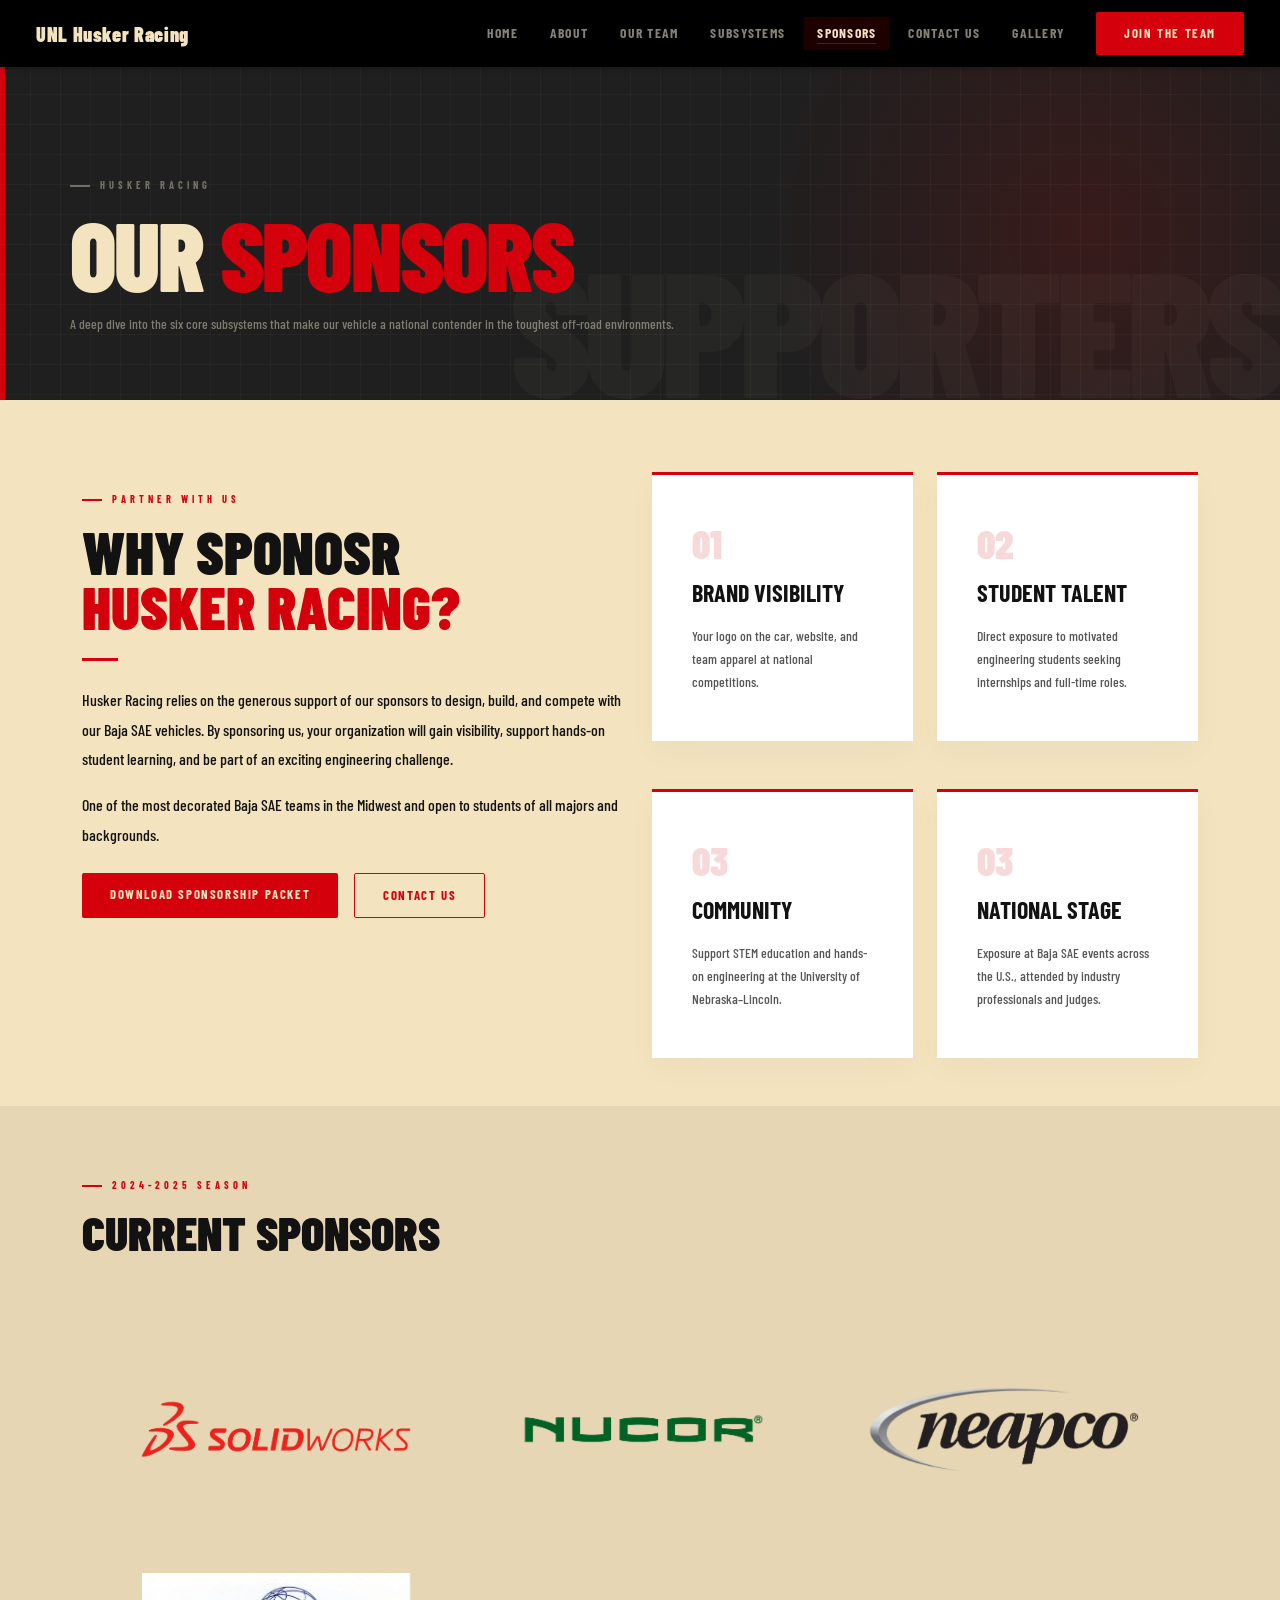
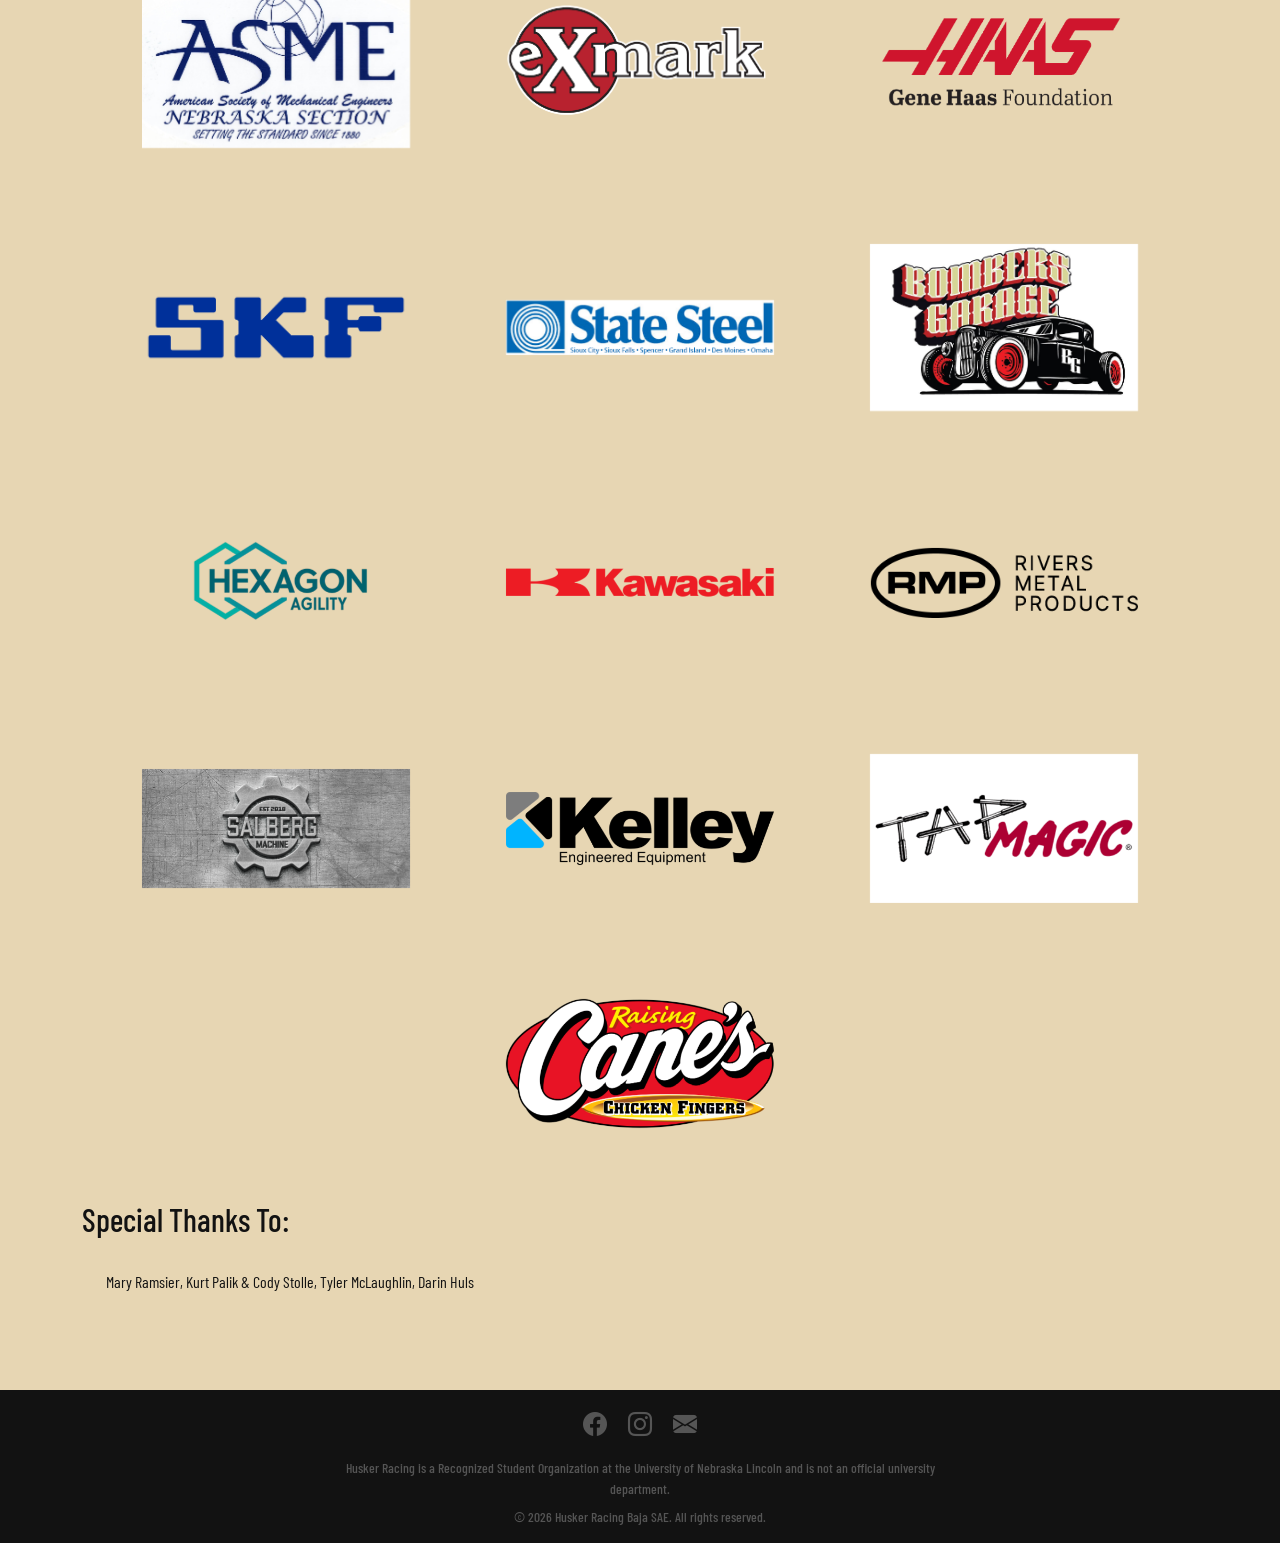
<file: sponsors/index.html>
<!DOCTYPE html>
<html lang="en">

<head>
  <meta charset="UTF-8">
  <meta name="viewport" content="width=device-width, initial-scale=1.0">
  <title>Sponsors - UNL Baja SAE</title>

  <meta name="description"
    content="UNL Baja SAE thanks our sponsors for their generous support in helping our student team design, build, and compete with off-road vehicles.">
  <meta property="og:title" content="Sponsors - UNL Baja SAE">
  <meta property="og:image" content="https://husker-baja.org/images/logo.png">
  <meta property="og:url" content="https://husker-baja.org/sponsors/">

  <link rel="icon" href="../favicon/favicon.ico" sizes="any">
  <link rel="icon" href="../favicon/favicon-32x32.png" type="image/png">
  <link rel="apple-touch-icon" href="../favicon/apple-touch-icon.png">
  <link rel="manifest" href="../favicon/site.webmanifest">


  <link
    href="https://fonts.googleapis.com/css2?family=Barlow+Condensed:wght@400;600;700;900&family=Barlow:wght@400;500;600&display=swap"
    rel="stylesheet">

  <link rel="stylesheet" href="https://cdn.jsdelivr.net/npm/bootstrap@5.3.8/dist/css/bootstrap.min.css">
  <link rel="stylesheet" href="https://cdn.jsdelivr.net/npm/bootstrap-icons@1.11.3/font/bootstrap-icons.css">
  <link rel="stylesheet" href="../css/style.css">
  <link rel="stylesheet" href="../css/sponsors.css">

</head>

<body>

  <nav class="navbar navbar-expand-lg fixed-top px-3 px-lg-4">
    <div class="container-fluid">
      <a class="navbar-brand" href="../">
        UNL Husker Racing
      </a>
      <button class="navbar-toggler border-0 py-1" type="button" data-bs-toggle="collapse" data-bs-target="#navMenu">
        <span class="navbar-toggler-icon" style="filter: invert(1);"></span>
      </button>
      <div class="collapse navbar-collapse justify-content-end" id="navMenu">
        <ul class="navbar-nav py-3 py-lg-0 align-items-lg-center">
          <li class="nav-item"><a class="nav-link" href="../">Home</a></li>
          <li class="nav-item"><a class="nav-link" href="../about/">About</a></li>
          <li class="nav-item"><a class="nav-link" href="../team/">Our Team</a></li>
          <li class="nav-item"><a class="nav-link" href="../subsystems/">Subsystems</a></li>
          <li class="nav-item"><a class="nav-link active" href="../sponsors/">Sponsors</a></li>
          <li class="nav-item"><a class="nav-link" href="../contact/">Contact Us</a></li>
          <li class="nav-item"><a class="nav-link " href="../gallery/">Gallery</a></li>

        </ul>
        <a href="../join/" class="btn btn-scarlet ms-lg-3 mb-3 mb-lg-0">Join the Team</a>
      </div>
    </div>
  </nav>

  <main class="pt-3 mt-5">
    <header class="page-header">
      <div class="page-header-stripe"></div>
      <div class="page-header-ghost">SUPPORTERS</div>

      <div class="container page-header-content">
        <div class="eyebrow eyebrow-light mb-3">Husker Racing</div>
        <h1 class="page-title">
          Our <span class="page-title-accent">Sponsors</span>
        </h1>
        <p class="page-subtitle">A deep dive into the six core subsystems that make our vehicle a national contender in
          the toughest off-road environments.</p>
      </div>
    </header>
    <section>
      <div class="container pb-5 mt-4">
        <div class="row align-items-center">

          <div class="col-lg-6 order-lg-1 justify-content-center">
            <div class="section-content ">
              <div class="eyebrow mb-3">Partner with us</div>
              <h2 class="display-condensed section-title mb-0">Why Sponosr<br><span style="color:var(--scarlet);">Husker
                  Racing?</span></h2>
              <div class="rule-red my-4"></div>
              <p class="section-body mb-3"> Husker Racing relies on the generous support of our sponsors to design,
                build, and compete with our Baja SAE vehicles. By sponsoring us, your
                organization will gain visibility, support hands-on student learning,
                and be part of an exciting engineering challenge.</p>
              <p class="section-body mb-4">One of the most decorated Baja SAE teams in the Midwest and open to students
                of
                all majors and backgrounds.</p>
              <div class="d-flex flex-wrap gap-3">
                <a href="Baja SAE Sponsorship Packet.pdf" target="_blank" class="btn btn-scarlet">Download
                  Sponsorship
                  Packet</a>
                <a href="../contact/" class="btn btn-outline-scarlet">Contact Us</a>
              </div>
            </div>
          </div>
          <div class="col-lg-6 order-lg-2">
            <div class="row row-cols-1 row-cols-md-2 justify-content-center ">

              <div class="col-12 col-md-6 mt-5">
                <div class="value-card">
                  <div class="value-num">01</div>
                  <h3 class="value-title">Brand Visibility</h3>
                  <p class="value-desc">Your logo on the car, website, and team apparel at national competitions.</p>
                </div>
              </div>
              <div class="col-12 col-md-6 mt-5">
                <div class="value-card">
                  <div class="value-num">02</div>
                  <h3 class="value-title">Student Talent</h3>
                  <p class="value-desc">Direct exposure to motivated engineering students seeking internships and
                    full-time roles.</p>
                </div>
              </div>
              <div class="col-12 col-md-6 mt-5">
                <div class="value-card">
                  <div class="value-num">03</div>
                  <h3 class="value-title">Community</h3>
                  <p class="value-desc">Support STEM education and hands-on engineering at the University of
                    Nebraska–Lincoln.
                  </p>
                </div>
              </div>
              <div class="col-12 col-md-6 mt-5">
                <div class="value-card">
                  <div class="value-num">03</div>
                  <h3 class="value-title">National Stage</h3>
                  <p class="value-desc">Exposure at Baja SAE events across the U.S., attended by industry professionals
                    and judges.
                  </p>
                </div>
              </div>

            </div>


          </div>
        </div>
      </div>
    </section>




    <section class="cream-dk-section">
      <div class="container">

        <div class="row mb-5">
          <div class="col-lg-6">
            <div class="eyebrow mb-3">2024-2025 Season</div>
            <h2 class="display-condensed" style="font-size: clamp(2rem,5vw,3rem); color: var(--ink);">
              Current Sponsors
            </h2>
          </div>
        </div>



        <div class=" p-4 mg-2">
          <div class="row row-cols-1 row-cols-md-2 row-cols-lg-3 align-items-center justify-content-center">
            <a class="col-lg-4 col-md-6 col-12 logo animate-on-scroll" href="https://solidworks.com"
              target="_blank">
              <img src="../images/Sponsor Logos/Platinum/SolidWorks-Logo.png" class="img-fluid" alt="SolidWorks Logo">
            </a>
            <a class="col-lg-4 col-md-6 col-12 logo animate-on-scroll" href="https://nucor.com"
              target="_blank">
              <img src="../images/Sponsor Logos/Platinum/Nucor_Logo.png" class="img-fluid" alt="Nucor Logo">
            </a>
            <a class="col-lg-4 col-md-6 col-12 logo animate-on-scroll" href="https://neapco.com"
              target="_blank">
              <img src="../images/Sponsor Logos/Platinum/Neapco_Logo.png" class="img-fluid" alt="Neapco Logo">
            </a>
            <a class="col-lg-4 col-md-6 col-12 logo animate-on-scroll"
              href="https://sections.asme.org/professional-section-detail?recordId=recftJ3ZW98bbnOCo" target="_blank">
              <img src="../images/Sponsor Logos/Platinum/ASME-Logo.png" class="img-fluid" alt="ASME Logo">
            </a>
            <a class="col-lg-4 col-md-6 col-12 logo animate-on-scroll" href="https://exmark.com"
              target="_blank">
              <img src="../images/Sponsor Logos/Platinum/Exmark-Logo.png" class="img-fluid" alt="Exmark Logo">
            </a>
            <a class="col-lg-4 col-md-6 col-12 logo animate-on-scroll" href="https://www.ghaasfoundation.org"
              target="_blank">
              <img src="../images/Sponsor Logos/Platinum/HAAS-Logo.png" class="img-fluid" alt="Haas Foundation Logo">
            </a>
            <a class="col-lg-4 col-md-6 col-12 logo animate-on-scroll" href="https://www.skf.com/us"
              target="_blank">
              <img src="../images/Sponsor Logos/Platinum/SKF-Logo.png" class="img-fluid" alt="SKF Logo">
            </a>
            <a class="col-lg-4 col-md-6 col-12 logo  animate-on-scroll" href="https://statesteel.com"
              target="_blank">
              <img src="../images/Sponsor Logos/Platinum/State Steel-Logo.png" class="img-fluid" alt="State Steel Logo">
            </a>
            <a class="col-lg-4 col-md-6 col-12 logo animate-on-scroll" href="https://www.bombersgarage.com">
              <img src="../images/Sponsor Logos/Gold/bombers-logo.jpg" class="img-fluid" alt="Bombers Garage Logo">
            </a>
            <a class="col-lg-4 col-md-6 col-12 logo animate-on-scroll" href="https://hexagonagility.com">
              <img src="../images/Sponsor Logos/Gold/Hexagon-Logo.png" class="img-fluid" alt="Hexagon Agility Logo">
            </a>
            <a class="col-lg-4 col-md-6 col-12 logo p-5 animate-on-scroll"
              href="https://www.kawasaki.com/en-us">
              <img src="../images/Sponsor Logos/Gold/Kawasaki-Logo.png" class="img-fluid" alt="Kawasaki Logo">
            </a>
            <a class="col-lg-4 col-md-6 col-12 logo p-5 animate-on-scroll" href="https://www.riversmetal.com">
              <img src="../images/Sponsor Logos/Gold/RMP-logo.png" style="filter: invert();" class="img-fluid"
                alt="River Metal Products Logo">
            </a>
            <a class="col-lg-4 col-md-6 col-12 logo p-5 animate-on-scroll"
              href="http://www.salbergmachine.com">
              <img src="../images/Sponsor Logos/Gold/Salberg-Logo.png" class="img-fluid" alt="Salberg Machine Logo">
            </a>
            <a class="col-lg-4 col-md-6 col-12 logo p-5 animate-on-scroll" href="https://www.keellc.com">
              <img src="../images/Sponsor Logos/Gold/jgq8y965ixamhmxit96.png" class="img-fluid"
                alt="Kelley Engineering Equipment Logo">
            </a>
            <a class="col-lg-4 col-md-6 col-12 logo p-5 animate-on-scroll" href="https://tapmagic.com">
              <img src="../images/Sponsor Logos/tapmagic-logo.png" class="img-fluid" alt="Tap Magic Logo">
            </a>
            <a class="col-lg-4 col-md-6 col-12 logo p-5 animate-on-scroll"
              href="https://www.raisingcanes.com">
              <img src="../images/Sponsor Logos/Raising_Cane's_Chicken_Fingers_logo.png" class="img-fluid"
                alt="Raising Canes Logo">
            </a>
          </div>
        </div>






        <div class="">

          <h2>Special Thanks To:</h2>
          <div class="p-4 mt-2">
            Mary Ramsier,
            Kurt Palik & Cody Stolle,
            Tyler McLaughlin,
            Darin Huls
          </div>
        </div>

      </div>
    </section>
  </main>



  <footer class="site-footer">
    <div class="container text-center">
      <div class="mb-3">
        <a href="https://www.facebook.com/huskerracing" target="_blank" class="footer-icon me-3" alt="Facebook"
          aria-label="Facebook">
          <i class="bi bi-facebook"></i>
        </a>
        <a href="https://www.instagram.com/husker_baja" target="_blank" class="footer-icon me-3" alt="Instagram"
          aria-label="Instagram">
          <i class="bi bi-instagram"></i>
        </a>
        <a href="mailto:huskerracing@gmail.com" class="footer-icon" alt="Mail" aria-label="Mail">
          <i class="bi bi-envelope-fill"></i>
        </a>
      </div>
      <p class="mb-2" style="font-size: 0.85rem; color: var(--mid); max-width: 600px; margin: 0 auto;">
        Husker Racing is a Recognized Student Organization at the University of Nebraska Lincoln and is not an official
        university department.
      </p>
      <p class="mb-0" style="font-size: 0.85rem; color: var(--mid);">© 2026 Husker Racing Baja SAE. All rights reserved.
      </p>
    </div>
  </footer>
  <script src="https://cdn.jsdelivr.net/npm/bootstrap@5.3.8/dist/js/bootstrap.bundle.min.js" defer
    integrity="sha384-FKyoEForCGlyvwx9Hj09JcYn3nv7wiPVlz7YYwJrWVcXK/BmnVDxM+D2scQbITxI"
    crossorigin="anonymous"></script>
  <script src="../js/sponsor-scroll.js" defer></script>
</body>

</html>
</file>
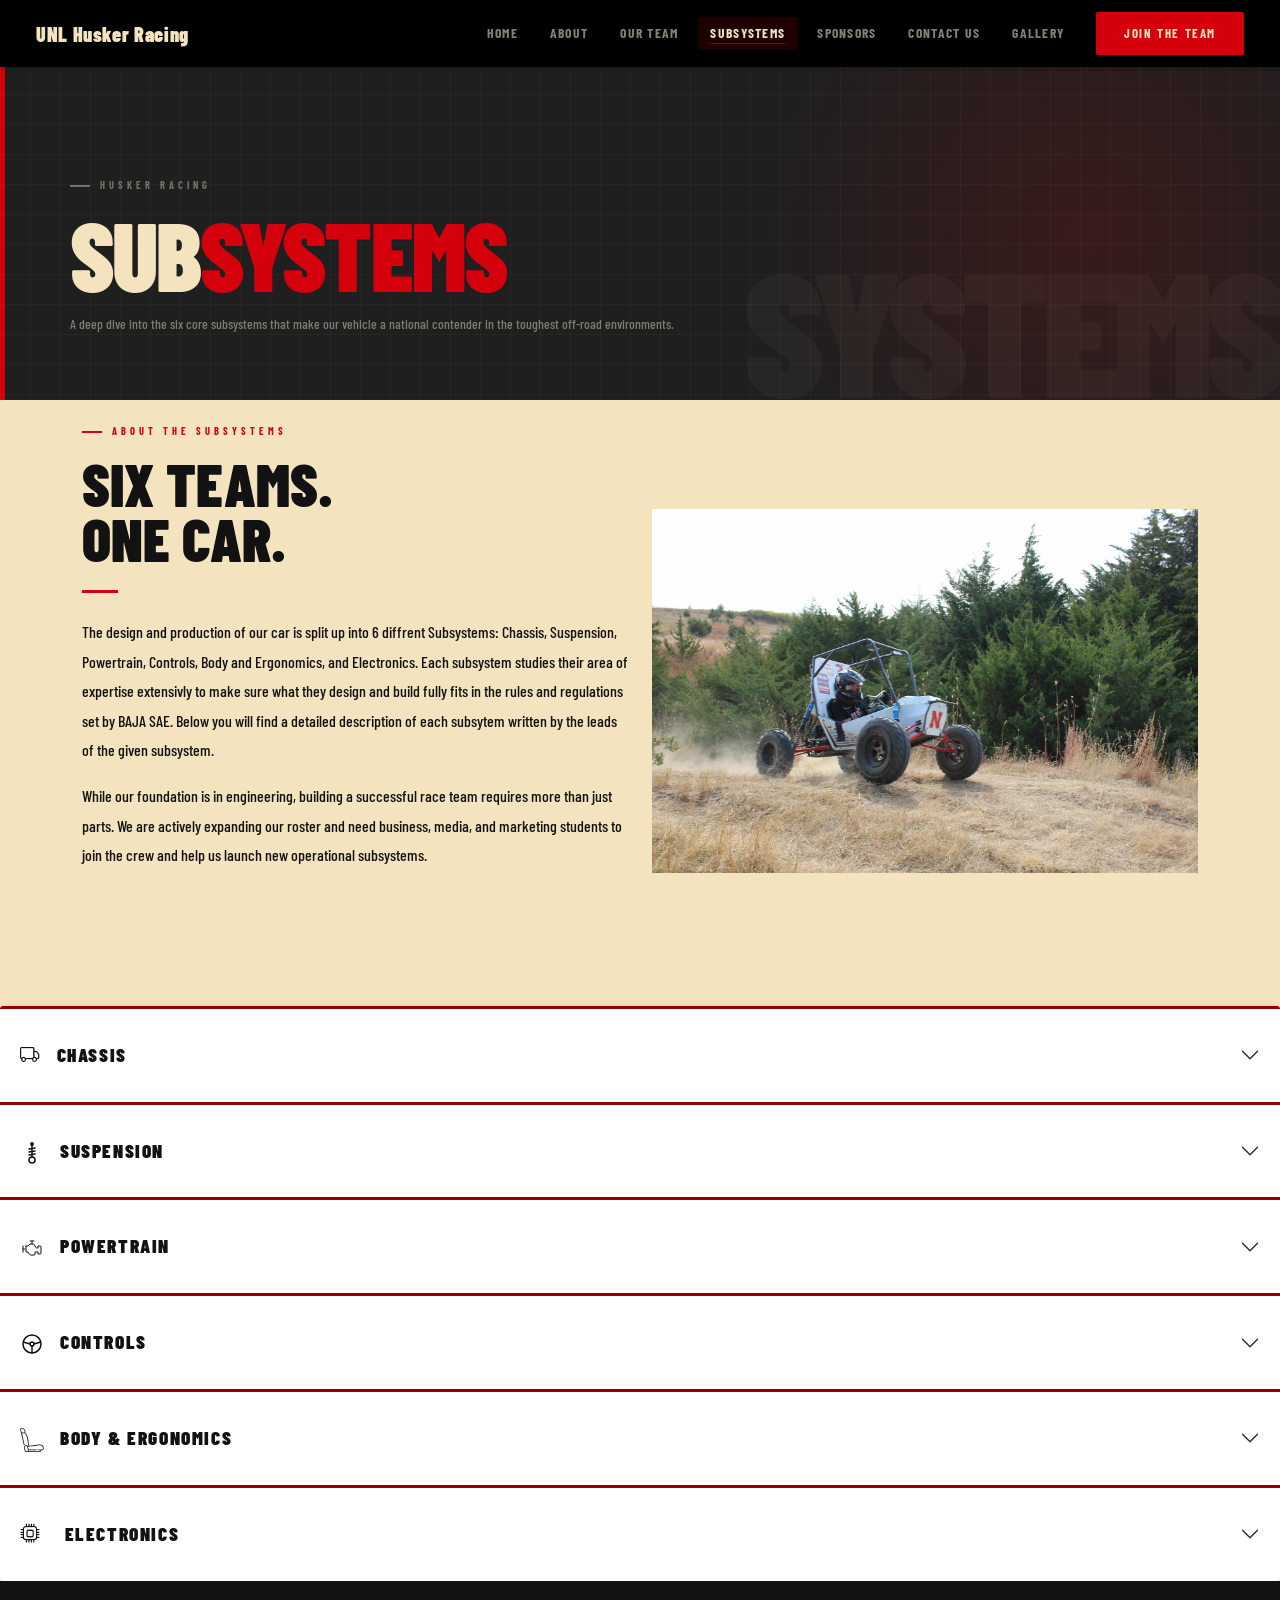
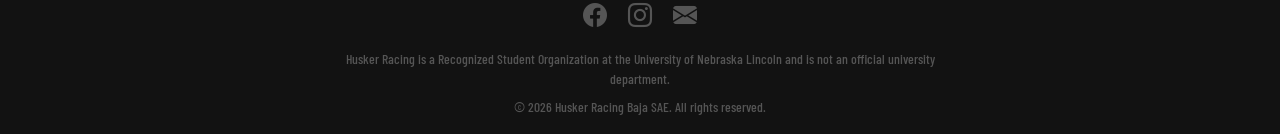
<file: subsystems/index.html>
<!DOCTYPE html>
<html lang="en">

<head>
  <meta charset="UTF-8">
  <meta name="viewport" content="width=device-width, initial-scale=1.0">
  <title>Subsystems - UNL Baja SAE</title>

  <meta name="description"
    content="Discover the different subsystems of the UNL Baja SAE vehicle, including chassis, suspension, drivetrain, and other critical components.">
  <meta property="og:title" content="Subsystems - UNL Baja SAE">
  <meta property="og:image" content="https://husker-baja.org/images/logo.png">
  <meta property="og:url" content="https://husker-baja.org/subsystems/">

  <link rel="icon" href="../favicon/favicon.ico" sizes="any">
  <link rel="icon" href="../favicon/favicon-32x32.png" type="image/png">
  <link rel="apple-touch-icon" href="../favicon/apple-touch-icon.png">
  <link rel="manifest" href="../favicon/site.webmanifest">


  <link
    href="https://fonts.googleapis.com/css2?family=Barlow+Condensed:wght@400;600;700;900&family=Barlow:wght@400;500;600&display=swap"
    rel="stylesheet">

  <link rel="stylesheet" href="https://cdn.jsdelivr.net/npm/bootstrap@5.3.8/dist/css/bootstrap.min.css">
  <link rel="stylesheet" href="https://cdn.jsdelivr.net/npm/bootstrap-icons@1.11.3/font/bootstrap-icons.css">
  <link rel="stylesheet" href="../css/style.css">
  <link rel="stylesheet" href="../css/subsystems.css">

</head>

<body>

  <nav class="navbar navbar-expand-lg fixed-top px-3 px-lg-4">
    <div class="container-fluid">
      <a class="navbar-brand" href="../">
        UNL Husker Racing
      </a>
      <button class="navbar-toggler border-0 py-1" type="button" data-bs-toggle="collapse" data-bs-target="#navMenu">
        <span class="navbar-toggler-icon" style="filter: invert(1);"></span>
      </button>
      <div class="collapse navbar-collapse justify-content-end" id="navMenu">
        <ul class="navbar-nav py-3 py-lg-0 align-items-lg-center">
          <li class="nav-item"><a class="nav-link" href="../">Home</a></li>
          <li class="nav-item"><a class="nav-link" href="../about/">About</a></li>
          <li class="nav-item"><a class="nav-link" href="../team/">Our Team</a></li>
          <li class="nav-item"><a class="nav-link active" href="../subsystems/">Subsystems</a></li>
          <li class="nav-item"><a class="nav-link" href="../sponsors/">Sponsors</a></li>
          <li class="nav-item"><a class="nav-link" href="../contact/">Contact Us</a></li>
          <li class="nav-item"><a class="nav-link " href="../gallery/">Gallery</a></li>

        </ul>
        <a href="../join/" class="btn btn-scarlet ms-lg-3 mb-3 mb-lg-0">Join the Team</a>
      </div>
    </div>
  </nav>

  <main class="pt-3 mt-5">
    <header class="page-header">
      <div class="page-header-stripe"></div>
      <div class="page-header-ghost">SYSTEMS</div>

      <div class="container page-header-content">
        <div class="eyebrow eyebrow-light mb-3">Husker Racing</div>
        <h1 class="page-title">
          Sub<span class="page-title-accent">Systems</span>
        </h1>
        <p class="page-subtitle">A deep dive into the six core subsystems that make our vehicle a national contender in
          the toughest off-road environments.</p>
      </div>
    </header>
    <section>
      <div class="container mt-4">
        <div class="row align-items-center">


          <div class="col-lg-6 order-lg-2 d-flex justify-content-center mb-5 mb-lg-0 ">
            <div class="section-img-wrap">
              <div class="inner-container">
                <img class="img-fluid" src="../images/IMG_1741.webp" alt="Team Photo">
              </div>
            </div>
          </div>
          <div class="col-lg-6 order-lg-1 ">
            <div class="section-content pt-sm-0">
              <div class="eyebrow mb-3">About the subsystems</div>
              <h2 class="display-condensed section-title mb-0">Six Teams.<br>One Car.</h2>
              <div class="rule-red my-4"></div>
              <p class="section-body mb-3"> The design and production of our car is split up into 6 diffrent Subsystems:
                Chassis, Suspension, Powertrain,
                Controls, Body and Ergonomics, and Electronics. Each subsystem studies their area of expertise
                extensivly to
                make
                sure what they design and build fully fits in the rules and regulations set by BAJA SAE. Below you will
                find a
                detailed description of each subsytem written by the leads of the given subsystem.</p>

              <p class="section-body mb-3">While our foundation is in engineering, building a successful race team
                requires more than just parts. We are actively expanding our roster and need business, media, and
                marketing students to join the crew and help us launch new operational subsystems.</p>

            </div>
          </div>
        </div>
      </div>
    </section>


    <div class="accordion accordion-flush mt-5">
      <div class="custom-accordion col" id="subsystemsAccordion">

        <div class="accordion-item">
          <div class="accordion-header" id="headingChassis">
            <button class="accordion-button collapsed row justify-content-center g-0" type="button"
              data-bs-toggle="collapse" data-bs-target="#collapseChassis" aria-expanded="false"
              aria-controls="collapseChassis">
              <div class="col-auto align-items-center pe-3 py-3">
                <i class="bi bi-truck"></i>
              </div>
              <div class="col-8">Chassis</div>
            </button>
          </div>
          <div id="collapseChassis" class="accordion-collapse collapse" aria-labelledby="headingChassis"
            data-bs-parent="#subsystemsAccordion">
            <div class="row row-cols-1 row-cols-md-2">
              <div class="col-12 col-md-8 p-3">
                <p class="accordion-body">
                  The Chassis team is responsible for the overall vehicle frame and structure. They ensure that the
                  frame is
                  lightweight but strong enough to handle the extreme loads encountered during off-road racing. This
                  includes
                  material selection, frame geometry, and compliance with SAE safety rules. They perform finite element
                  analysis
                  (FEA) to predict stresses and optimize tube placement, as well as crash and rollover protection.
                </p>
                <p class="accordion-body"> They
                  control
                  the welding for the team as well as the final safety checks prior to completion of build. The chassis
                  also
                  serves as the foundation for mounting all other subsystems, so the team must work closely with
                  suspension,
                  drivetrain, controls, electrical, and body & ergo to ensure proper fit and function.
                </p>
              </div>
              <div class="col-12 col-md-4">
                <div class="accordian-stats h-100  px-3 py-1">
                  <div class="accordian-stat">
                    <div class="eyebrow mb-1">Subsystem Lead</div>
                    <div class="accordian-stat-title">Hannah Howren</div>
                    <div class="accordian-stat-body">Senior</div>
                  </div>
                  <div class="accordian-stat">
                    <div class="eyebrow mb-1">Key Responsibilities</div>
                    <div class="accordian-stat-body">Frame geometry · Material selection · FEA analysis · Welding · Roll
                      cage · Safety compliance</div>
                  </div>
                  <div class="accordian-stat">
                    <div class="eyebrow mb-1">Skills Developed</div>
                    <div class="accordian-stat-body">Welding · CAD Modeling · Structural Analysis · Fabrication</div>
                  </div>
                </div>
              </div>
            </div>
          </div>
        </div>

        <div class="accordion-item">
          <div class="accordion-header" id="headingSuspension">
            <button class="accordion-button collapsed row justify-content-center g-0" type="button"
              data-bs-toggle="collapse" data-bs-target="#collapseSuspension" aria-expanded="false"
              aria-controls="collapseSuspension">
              <div class="col-auto align-items-center pe-3 py-3">
                <div class="icon">
                  <svg xmlns="http://www.w3.org/2000/svg" width="44" height="44" viewBox="0 0 24 24" fill="none"
                    stroke="currentColor" stroke-width="1.5" stroke-linecap="round" stroke-linejoin="round"
                    style="fill: none !important;">
                    <path stroke="none" d="M0 0h24v24H0z" fill="none" />
                    <path style="fill: transparent !important;" d="M12 22a3 3 0 1 1 0 -6a3 3 0 0 1 0 6" />
                    <path d="M12 16v-12" />
                    <path d="M13 2h-2v2h2v-2" />
                    <path d="M9 11l6 -1" />
                    <path d="M9 14l6 -1" />
                    <path d="M9 8l6 -1" />
                  </svg>
                </div>
              </div>
              <div class="col-8">Suspension</div>
            </button>
          </div>
          <div id="collapseSuspension" class="accordion-collapse collapse" aria-labelledby="headingSuspension"
            data-bs-parent="#subsystemsAccordion">
            <div class="row row-cols-1 row-cols-md-2">
              <div class="col-12 col-md-8 p-3">
                <p class="accordion-body">
                  The Suspension team is responsible for designing and optimizing the vehicle's suspension to ensure
                  stability
                  and traction
                  over rough terrain. Their main tasks include selecting the geometry we use, Double A-Arms and a
                  trailing arm,
                  determining spring and damper rates, and analyzing wheel travel and load distribution. Key
                  challenges involve
                  balancing strength, weight, and manufacturability while meeting competition rules.
                </p>
                <p class="accordion-body">
                  Tools like
                  SolidWorks and
                  ANSYS are used for modeling, stress analysis, and kinematic simulations. The Suspension team
                  collaborates with
                  the Chassis team to define mounting points, the Controls subsystem to ensure proper geometry, and the
                  Powertrain to
                  ensure clearance and articulation.
                </p>
              </div>
              <div class="col-12 col-md-4">
                <div class="accordian-stats h-100  px-3 py-1">
                  <div class="accordian-stat">
                    <div class="eyebrow mb-1">Subsystem Lead</div>
                    <div class="accordian-stat-title">Ethan Wilson</div>
                    <div class="accordian-stat-body">Junior</div>
                  </div>
                  <div class="accordian-stat">
                    <div class="eyebrow mb-1">Key Responsibilities</div>
                    <div class="accordian-stat-body">Suspension geometry · Damper tuning · Wheel travel analysis ·
                      Kinematics</div>
                  </div>
                  <div class="accordian-stat">
                    <div class="eyebrow mb-1">Skills Developed</div>
                    <div class="accordian-stat-body">Vehicle dynamics · CAD Modeling · FEA Simulation · Machining</div>
                  </div>
                </div>
              </div>
            </div>
          </div>
        </div>

        <div class="accordion-item">
          <div class="accordion-header" id="headingPowertrain">
            <button class="accordion-button collapsed row justify-content-center g-0" type="button"
              data-bs-toggle="collapse" data-bs-target="#collapsePowertrain" aria-expanded="false"
              aria-controls="collapsePowertrain">
              <div class="col-auto align-items-center pe-3 py-3">
                <div class="icon">
                  <svg xmlns="http://www.w3.org/2000/svg" width="24" height="24" viewBox="0 0 24 24" fill="none"
                    stroke="currentColor" stroke-width="1" stroke-linecap="round" stroke-linejoin="round"
                    class="icon icon-tabler icons-tabler-outline icon-tabler-engine">
                    <path stroke="none" d="M0 0h24v24H0z" fill="none" />
                    <path d="M3 10v6" />
                    <path d="M12 5v3" />
                    <path d="M10 5h4" />
                    <path d="M5 13h-2" />
                    <path style="fill: transparent !important;"
                      d="M6 10h2l2 -2h3.382a1 1 0 0 1 .894 .553l1.448 2.894a1 1 0 0 0 .894 .553h1.382v-2h2a1 1 0 0 1 1 1v6a1 1 0 0 1 -1 1h-2v-2h-3v2a1 1 0 0 1 -1 1h-3.465a1 1 0 0 1 -.832 -.445l-1.703 -2.555h-2v-6" />
                  </svg>
                </div>
              </div>
              <div class="col-8">Powertrain</div>
            </button>
          </div>
          <div id="collapsePowertrain" class="accordion-collapse collapse" aria-labelledby="headingPowertrain"
            data-bs-parent="#subsystemsAccordion">
            <div class="row row-cols-1 row-cols-md-2">
              <div class="col-12 col-md-8 p-3">
                <p class="accordion-body">
                  Powertrain is responsible for taking the power from our Kohler CH440 engine and converting it
                  into propulsion of
                  the vehicle. This process includes the implementation of a custom designed reduction gearbox
                  to increase the
                  torque output to the wheels and a Gaged GX9 constantly variable transmission (CVT) to account
                  for the
                  fluctuating speeds our vehicles experiences while still operating at maximum efficiency within
                  a very small
                  footprint.
                </p>
                <p class="accordion-body">
                  This subsystem also designs the vehicle to have 4X4 capabilities. To do this, a
                  carbon fiber
                  driveshaft connects the rear gearbox to the front of the vehicle where the power is sent out
                  to the front
                  wheels. All of the components undergo finite element analysis (FEA) to ensure all strength and
                  safety parameters
                  are met before they are manufactured.
                </p>
              </div>
              <div class="col-12 col-md-4">
                <div class="accordian-stats h-100  px-3 py-1">
                  <div class="accordian-stat">
                    <div class="eyebrow mb-1">Subsystem Lead</div>
                    <div class="accordian-stat-title">Easton Wieczorek</div>
                    <div class="accordian-stat-body">Senior</div>
                  </div>
                  <div class="accordian-stat">
                    <div class="eyebrow mb-1">Key Responsibilities</div>
                    <div class="accordian-stat-body">Gearbox design · CVT tuning · Driveshaft implementation · Torque
                      analysis</div>
                  </div>
                  <div class="accordian-stat">
                    <div class="eyebrow mb-1">Skills Developed</div>
                    <div class="accordian-stat-body">Drivetrain integration · CAD Modeling · Machining · Powertrain
                      testing</div>
                  </div>
                </div>
              </div>
            </div>
          </div>
        </div>

        <div class="accordion-item">
          <div class="accordion-header" id="headingControls">
            <button class="accordion-button collapsed row justify-content-center g-0" type="button"
              data-bs-toggle="collapse" data-bs-target="#collapseControls" aria-expanded="false"
              aria-controls="collapseControls">
              <div class="col-auto align-items-center pe-3 py-3">
                <span class="icon">
                  <svg xmlns="http://www.w3.org/2000/svg" width="24" height="24" viewBox="0 0 24 24" fill="none"
                    stroke="currentColor" stroke-width="1.5" stroke-linecap="round" stroke-linejoin="round"
                    class="icon icon-tabler icons-tabler-outline icon-tabler-steering-wheel">
                    <path stroke="none" d="M0 0h24v24H0z" fill="none" />
                    <path style="fill: transparent !important;" d="M3 12a9 9 0 1 0 18 0a9 9 0 1 0 -18 0" />
                    <path style="fill: transparent !important;" d="M10 12a2 2 0 1 0 4 0a2 2 0 1 0 -4 0" />
                    <path d="M12 14l0 7" />
                    <path d="M10 12l-6.75 -2" />
                    <path d="M14 12l6.75 -2" />
                  </svg>
                  </svg>
                </span>
              </div>
              <div class="col-8">Controls</div>
            </button>
          </div>
          <div id="collapseControls" class="accordion-collapse collapse" aria-labelledby="headingControls"
            data-bs-parent="#subsystemsAccordion">
            <div class="row row-cols-1 row-cols-md-2">
              <div class="col-12 col-md-8 p-3">
                <p class="accordion-body">
                  The Controls Subsystem allows the driver to safely guide and stop the vehicle, making it one
                  of the most
                  important parts of the car. It includes the steering system, braking system, and wheel
                  assemblies, which contain
                  key components such as the hubs, knuckles, uprights, and rotors. These parts work together to
                  ensure smooth
                  steering, reliable braking, and stable vehicle performance throughout the race.

                </p>
                <p class="accordion-body">In an off-road
                  competition
                  setting, these systems face intense stress, so the Controls Subsystem focuses on designing and
                  building
                  them
                  for both
                  durability and efficiency. By combining strong, lightweight materials with careful
                  engineering, the Controls
                  Subsystem helps give our team a competitive edge while ensuring driver safety and vehicle
                  reliability.
                </p>
              </div>
              <div class="col-12 col-md-4">
                <div class="accordian-stats h-100  px-3 py-1">
                  <div class="accordian-stat">
                    <div class="eyebrow mb-1">Subsystem Co-Leads</div>
                    <div class="accordian-stat-title">Tyler Vanek</div>
                    <div class="accordian-stat-body">Junior</div>

                    <div class="accordian-stat-title">Luke White</div>

                    <div class="accordian-stat-body">Sophmore</div>
                  </div>
                  <div class="accordian-stat">
                    <div class="eyebrow mb-1">Key Responsibilities</div>
                    <div class="accordian-stat-body">Steering assembly · Braking systems · Hub design · Driver interface
                    </div>
                  </div>
                  <div class="accordian-stat">
                    <div class="eyebrow mb-1">Skills Developed</div>
                    <div class="accordian-stat-body">Fluid dynamics · Precision machining · CAD Modeling · System
                      integration</div>
                  </div>
                </div>
              </div>
            </div>
          </div>
        </div>

        <div class="accordion-item">
          <div class="accordion-header" id="headingBodyErgo">
            <button class="accordion-button collapsed row justify-content-center g-0" type="button"
              data-bs-toggle="collapse" data-bs-target="#collapseBodyErgo" aria-expanded="false"
              aria-controls="collapseBodyErgo">
              <div class="col-auto align-items-center pe-3 py-3">
                <span class="icon">
                  <svg xmlns="http://www.w3.org/2000/svg" viewBox="0 0 512 512" width="1em" height="1em"
                    fill="currentColor">
                    <path
                      d="M76.742 11.625c16.765 11.281 31.68 27.928 36.57 48C115.577 73.312 114.379 87.187 109 100l2.238.844c16.538 6.924 25.971 21.994 32.746 37.82a627 627 0 0 1 2.766 6.961l.749 1.897c19.235 48.814 31.087 98.873 36.263 151.072q.356 3.508.715 7.015.927 9.093 1.839 18.187 1.474 14.677 2.97 29.351.519 5.11 1.026 10.22l.628 6.186.282 2.873.267 2.598.227 2.267c.118 1.737.118 1.737 1.284 2.709 2.817-.261 5.594-.593 8.396-.974l2.7-.354q4.519-.596 9.035-1.205l6.45-.852q6.968-.92 13.933-1.85 11.033-1.469 22.068-2.924a51200 51200 0 0 0 32.969-4.364l19.91-2.643q22.26-2.958 44.524-5.897 10.95-1.446 21.896-2.907 6.85-.911 13.7-1.813 3.153-.417 6.306-.84c28.15-3.78 53.697-5.71 78.097 11.76 19.288 15.265 30.239 36.598 33.555 60.797 1.208 13.717-.925 24.125-8.226 35.753-8.221 8.221-16.904 12.313-28.493 12.41a1068 1068 0 0 1-5.695-.034l-2.953-.014q-3.585-.018-7.172-.049l-.162 2.027-.236 2.688-.225 2.652c-1.281 8.941-6.993 16.888-13.736 22.649-9.384 6.935-17.724 8.432-29.248 8.378l-3.78.019c-3.443.014-6.884.014-10.326.008-3.72-.002-7.44.012-11.16.025q-10.918.028-21.835.023a12030 12030 0 0 0-22.868.017l-2.574.003c-16.047.019-32.095.018-48.142.01-14.676-.005-29.352.016-44.029.05q-22.619.05-45.237.043a7956 7956 0 0 0-25.386.028q-10.803.033-21.605.006a1349 1349 0 0 0-11.019.01c-3.984.023-7.967.006-11.952-.015l-3.507.038c-8.38-.092-13.134-2.158-19.265-7.75-2.664-4.539-3.752-9.381-5.028-14.46l-.902-3.469c-.943-3.656-1.864-7.317-2.778-10.98l-.89-3.56a2427 2427 0 0 1-5.137-21.088 5011 5011 0 0 0-2.606-10.811l-1.672-6.959-.78-3.223c-3.554-14.91-5.044-29.364 3.21-43.171C98.084 377.186 106.55 371.817 118 368c15.288-1.485 27.03.557 39.258 10.254C159 380 159 380 161 384l15-1-1-2a73 73 0 0 1-.497-3.984l-.259-2.528-.272-2.782-.296-2.93q-.32-3.165-.635-6.333-.508-5.07-1.026-10.137c-.982-9.612-1.958-19.225-2.918-28.84-6.14-61.44-16.922-119.067-40.285-176.591-.379-.953-.758-1.906-1.15-2.887-5.986-14.38-14.847-24.156-28.963-30.761-9.65-3.2-19.481-3.59-29.574-3.602l-3.586-.074c-7.931-.027-11.64.684-17.351 6.199-3.382 6.407-1.968 13.029-.417 19.727l.614 2.796c.68 3.079 1.377 6.152 2.075 9.226q.738 3.317 1.473 6.634a5727 5727 0 0 0 4.03 17.98c1.41 6.27 2.805 12.544 4.202 18.817q3.52 15.795 7.067 31.584 3.648 16.244 7.275 32.493l.452 2.024 1.797 8.052a59829 59829 0 0 0 17.802 79.549l.535 2.384.461 2.054q.469 2.025.986 4.04c.884 3.629 1.056 7.202.46 10.89-2.568 3.096-4.114 3.855-8.062 4.5-3.697-.63-4.584-1.622-6.938-4.5-1.089-2.913-1.089-2.913-1.936-6.401l-.49-1.973A588 588 0 0 1 78 349l-1.145-4.812a2467 2467 0 0 1-3.878-16.766l-1.485-6.457a26511 26511 0 0 1-4.024-17.538q-1.706-7.437-3.414-14.873a102892 102892 0 0 1-13.999-61.037 173965 173965 0 0 1-22.137-96.668 28133 28133 0 0 0-10.722-46.712q-1.733-7.523-3.462-15.044a7442 7442 0 0 0-3.019-13.07q-1.09-4.717-2.172-9.437l-.756-3.237C5.271 32.334 3.277 21.91 9.605 11.766c16.326-20.67 47.54-11.754 67.137-.141M23 21c-3.83 7.661.49 18.385 2.43 26.21l1.061 4.38q1.109 4.563 2.235 9.122c.962 3.895 1.909 7.793 2.851 11.692a3437 3437 0 0 0 2.198 9.018 2045 2045 0 0 1 1.05 4.313q.732 3.006 1.48 6.009l.847 3.45c.75 2.975.75 2.975 2.848 5.806l3.063-2.375c6.14-4.762 12.931-4.912 20.37-4.82l2.661.008c2.781.011 5.562.036 8.344.062q2.843.016 5.685.027Q87.062 93.937 94 94q.73-2.16 1.457-4.324l.82-2.433C100.2 75.076 98.03 63.318 92.812 52 83.67 34.611 68.636 23.79 50.32 17.98L47 17l-2.016-.613C36.75 14.782 28.634 14.24 23 21m394.687 345.876-2.257.288q-3.786.485-7.57.977l-5.531.71q-7.669.986-15.338 1.98l-9.717 1.255c-42.56 5.494-85.111 11.06-127.66 16.641q-9.125 1.197-18.251 2.39-11.228 1.468-22.456 2.945-5.81.766-11.622 1.524-5.366.7-10.73 1.41-2.892.38-5.783.755l-3.44.457-2.994.393c-2.352.285-2.352.285-4.338 1.399.674 6.46 1.968 12.642 3.469 18.957l.728 3.105q.76 3.23 1.523 6.457 1.171 4.95 2.33 9.9l2.185 9.28.658 2.773.576 2.437c.436 1.717.97 3.41 1.531 5.091l2.678.007q32.222.089 64.445.229 15.582.07 31.164.11 13.58.034 27.157.103 7.192.037 14.385.049 6.765.01 13.53.056 2.488.014 4.975.011c2.259-.002 4.517.015 6.775.036l3.836.014C355 459 355 459 356.903 460.31c1.887 2.908 1.508 5.343 1.097 8.69-2.196 3.004-3.394 3.9-7.1 4.508l-3.721.011-2.077.023c-2.296.02-4.59.012-6.886.004q-2.469.014-4.938.031c-4.469.028-8.937.031-13.406.03-4.67.004-9.34.03-14.01.052-8.843.041-17.686.061-26.529.074-10.068.016-20.135.055-30.203.095q-31.065.121-62.13.172a188 188 0 0 0 5 22 68227 68227 0 0 0 99.088.167q16.512.021 33.024.064 16.944.043 33.89.051c6.344.004 12.689.013 19.033.035q8.956.03 17.914.022 3.287.001 6.575.019c2.993.015 5.985.011 8.978.003l2.627.026c8.233-.06 13.869-2.518 19.871-8.387 3.314-4.411 4.345-8.57 5-14l-2.023-.031q-10.414-.163-20.829-.341-3.887-.065-7.775-.125-5.585-.088-11.17-.187l-3.517-.05-3.275-.06-2.88-.048c-2.313-.144-4.314-.508-6.531-1.158-1.222-7.333-1.222-7.333-.187-10.437C381 460 381 460 383 459c2.826-.102 5.628-.144 8.454-.142l2.651-.01q2.857-.011 5.715-.017 4.527-.012 9.055-.041a5978 5978 0 0 1 25.752-.116c5.248-.01 10.495-.04 15.743-.081q2.997-.02 5.992-.015c2.803.002 5.605-.02 8.408-.048l2.482.02c7.08-.114 12.117-2.387 17.56-6.863 4.654-5.716 5.724-11.024 5.625-18.187l-.025-2.38c-.53-18.717-8.903-36.275-22.412-49.12-14.409-12.432-31.474-17.58-50.313-15.124m-310.062 25.249c-4.999 6.504-6.917 13.789-6.625 21.875.432 2.399.942 4.784 1.513 7.154l.488 2.052q.797 3.332 1.612 6.657l1.122 4.674q1.175 4.89 2.363 9.776 1.513 6.226 3.006 12.457 1.159 4.825 2.324 9.649.555 2.294 1.106 4.589c2.04 13.465 2.04 13.465 7.466 24.992a85 85 0 0 0 4.979.114h3.215l3.497-.016 3.56-.005c3.771-.005 7.541-.018 11.311-.03q3.824-.009 7.647-.014 9.395-.017 18.791-.049a140 140 0 0 0-2.794-16.277l-.543-2.378q-.883-3.858-1.776-7.712l-1.245-5.41q-1.305-5.655-2.615-11.311a5121 5121 0 0 1-3.318-14.43q-1.282-5.585-2.577-11.166-.615-2.658-1.22-5.317c-3.962-20.035-3.962-20.035-16.975-34.812-11.035-6.752-25.484-4.198-34.312 4.938"
                      fill="currentColor" />
                  </svg>
                </span>
              </div>
              <div class="col-8">Body & Ergonomics</div>
            </button>
          </div>
          <div id="collapseBodyErgo" class="accordion-collapse collapse" aria-labelledby="headingBodyErgo"
            data-bs-parent="#subsystemsAccordion">
            <div class="row row-cols-1 row-cols-md-2">
              <div class="col-12 col-md-8 p-3">
                <p class="accordion-body">
                  The Body and Ergonomics Subsystem responsibilities encompass both aesthetic and
                  functional aspects of
                  the vehicle. They ensure the car presents a visually appealing exterior, provides a comfortable
                  driving experience,
                  and features body panels that are puncture-resistant and capable of shielding internal
                  components from dirt and
                  debris. Driver safety is a paramount concern; their design incorporates essential protective
                  elements such as a
                  safety harness, seat belt, headrest, and firewall to safeguard occupants during operation.
                </p>
                <p class="accordion-body">To achieve these objectives, they utilize carbon fiber in the fabrication of
                  critical components
                  including the
                  seat, hood, and body panels. Their manufacturing process employs a wet layup technique, using
                  foam molds coated
                  with gelcoat and StyroShield to ensure structural integrity and surface finish quality
                </p>
              </div>
              <div class="col-12 col-md-4">
                <div class="accordian-stats h-100  px-3 py-1">
                  <div class="accordian-stat">
                    <div class="eyebrow mb-1">Subsystem Lead</div>
                    <div class="accordian-stat-title">Carter Scheer</div>
                    <div class="accordian-stat-body">Junior</div>
                  </div>
                  <div class="accordian-stat">
                    <div class="eyebrow mb-1">Key Responsibilities</div>
                    <div class="accordian-stat-body">Carbon fiber layup · Panel fabrication · Cockpit design · Safety
                      integration</div>
                  </div>
                  <div class="accordian-stat">
                    <div class="eyebrow mb-1">Skills Developed</div>
                    <div class="accordian-stat-body">Composites manufacturing · Wet layup · Ergonomic design · Mold
                      making</div>
                  </div>
                </div>
              </div>
            </div>
          </div>
        </div>

        <div class="accordion-item">
          <div class="accordion-header" id="headingElectronics">
            <button class="accordion-button collapsed row justify-content-center g-0" type="button"
              data-bs-toggle="collapse" data-bs-target="#collapseElectronics" aria-expanded="false"
              aria-controls="collapseElectronics">
              <div class="col-auto align-items-center pe-3 py-3">
                <i class="bi bi-cpu me-2"></i>
              </div>
              <div class="col-8">Electronics</div>
            </button>
          </div>
          <div id="collapseElectronics" class="accordion-collapse collapse" aria-labelledby="headingElectronics"
            data-bs-parent="#subsystemsAccordion">
            <div class="row row-cols-1 row-cols-md-2">
              <div class="col-12 col-md-8 p-3">
                <p class="accordion-body">
                  The electrical subsystem is responsible for the wiring of the engine kill switches and the
                  brake lights.
                  Although those are the only things that are required for a Baja car, they like to take it a step
                  further and
                  implement a gadget cluster that displays various data, and electrify other components of the
                  car if it is deemed
                  more efficient. They also custom make any container or dashboard that holds their components in
                  place. This
                  subsystem constantly looks for innovation and new ways to improve the Baja experience.
                </p>
                <div class="col-12 col-md-4">
                  <div class="accordian-stats h-100  px-3 py-1">
                    <div class="accordian-stat">
                      <div class="eyebrow mb-1">Subsystem Lead</div>
                      <div class="accordian-stat-title">Eric Anderson</div>
                      <div class="accordian-stat-body">Senior</div>
                    </div>
                    <div class="accordian-stat">
                      <div class="eyebrow mb-1">Key Responsibilities</div>
                      <div class="accordian-stat-body">Wiring harness · Custom dashboard · Data acquisition · Kill
                        switches</div>
                    </div>
                    <div class="accordian-stat">
                      <div class="eyebrow mb-1">Skills Developed</div>
                      <div class="accordian-stat-body">Circuit design · Soldering · Data analysis · Embedded programming
                      </div>
                    </div>
                  </div>
                </div>
              </div>
            </div>
          </div>

        </div>
      </div>


  </main>


  <footer class="site-footer">
    <div class="container text-center">
      <div class="mb-3">
        <a href="https://www.facebook.com/huskerracing" target="_blank" class="footer-icon me-3" alt="Facebook"
          aria-label="Facebook">
          <i class="bi bi-facebook"></i>
        </a>
        <a href="https://www.instagram.com/husker_baja" target="_blank" class="footer-icon me-3" alt="Instagram"
          aria-label="Instagram">
          <i class="bi bi-instagram"></i>
        </a>
        <a href="mailto:huskerracing@gmail.com" class="footer-icon" alt="Mail" aria-label="Mail">
          <i class="bi bi-envelope-fill"></i>
        </a>
      </div>
      <p class="mb-2" style="font-size: 0.85rem; color: var(--mid); max-width: 600px; margin: 0 auto;">
        Husker Racing is a Recognized Student Organization at the University of Nebraska Lincoln and is not an official
        university department.
      </p>
      <p class="mb-0" style="font-size: 0.85rem; color: var(--mid);">© 2026 Husker Racing Baja SAE. All rights reserved.
      </p>
    </div>
  </footer>
  <script src="https://cdn.jsdelivr.net/npm/bootstrap@5.3.8/dist/js/bootstrap.bundle.min.js" defer
    integrity="sha384-FKyoEForCGlyvwx9Hj09JcYn3nv7wiPVlz7YYwJrWVcXK/BmnVDxM+D2scQbITxI"
    crossorigin="anonymous"></script>
  <script>
    document.addEventListener("DOMContentLoaded", function () {
      let targetHash = window.location.hash;

      if (targetHash) {
        let targetElement = document.querySelector(targetHash);

        if (targetElement && targetElement.classList.contains('collapse')) {

          let bsCollapse = new bootstrap.Collapse(targetElement, {
            toggle: false
          });

          setTimeout(() => {
            targetElement.closest('.accordion-item').scrollIntoView({
              behavior: 'smooth',
              block: 'center'
            });
            bsCollapse.show();

          }, 150);

        }
      }
    });
  </script>

</body>

</html>
</file>
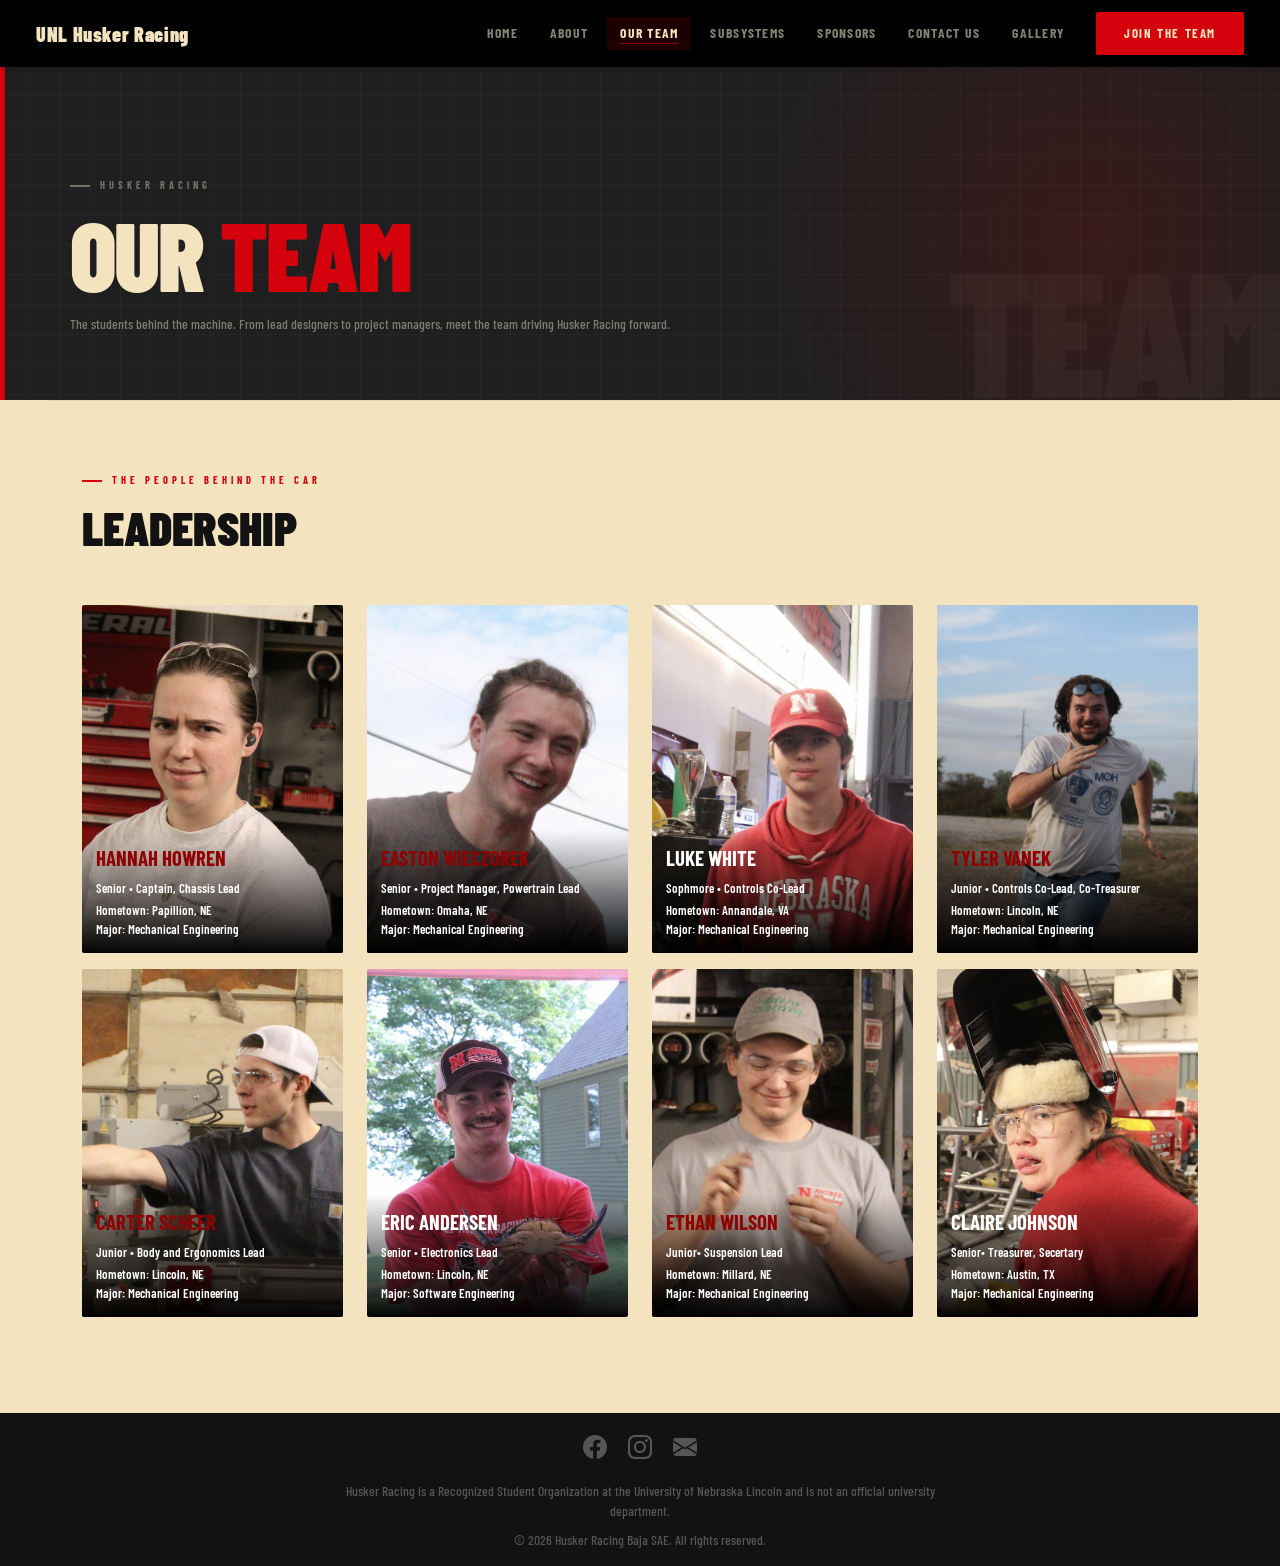
<file: team/index.html>
<!DOCTYPE html>
<html lang="en">

<head>
    <meta charset="UTF-8">
    <meta name="viewport" content="width=device-width, initial-scale=1.0">
    <title>Our Team - UNL Baja SAE</title>

    <meta name="description"
        content="Meet the members of UNL Baja SAE, a team of students working together to compete in national off-road engineering competitions.">
    <meta property="og:title" content="Our Team - UNL Baja SAE">
    <meta property="og:image" content="https://husker-baja.org/images/logo.png">
    <meta property="og:url" content="https://husker-baja.org/team/">

    <link rel="icon" href="../favicon/favicon.ico" sizes="any">
    <link rel="icon" href="../favicon/favicon-32x32.png" type="image/png">
    <link rel="apple-touch-icon" href="../favicon/apple-touch-icon.png">
    <link rel="manifest" href="../favicon/site.webmanifest">


    <link
        href="https://fonts.googleapis.com/css2?family=Barlow+Condensed:wght@400;600;700;900&family=Barlow:wght@400;500;600&display=swap"
        rel="stylesheet">

    <link rel="stylesheet" href="https://cdn.jsdelivr.net/npm/bootstrap@5.3.8/dist/css/bootstrap.min.css">
    <link rel="stylesheet" href="https://cdn.jsdelivr.net/npm/bootstrap-icons@1.11.3/font/bootstrap-icons.css">
    <link rel="stylesheet" href="../css/style.css">
    <link rel="stylesheet" href="../css/team.css">
</head>

<body>

    <nav class="navbar navbar-expand-lg fixed-top px-3 px-lg-4">
        <div class="container-fluid">
            <a class="navbar-brand" href="../">
                UNL Husker Racing
            </a>
            <button class="navbar-toggler border-0 py-1" type="button" data-bs-toggle="collapse"
                data-bs-target="#navMenu">
                <span class="navbar-toggler-icon" style="filter: invert(1);"></span>
            </button>
            <div class="collapse navbar-collapse justify-content-end" id="navMenu">
                <ul class="navbar-nav py-3 py-lg-0 align-items-lg-center">
                    <li class="nav-item"><a class="nav-link" href="../">Home</a></li>
                    <li class="nav-item"><a class="nav-link" href="../about/">About</a></li>
                    <li class="nav-item"><a class="nav-link active" href="../team/">Our Team</a></li>
                    <li class="nav-item"><a class="nav-link" href="../subsystems/">Subsystems</a></li>
                    <li class="nav-item"><a class="nav-link" href="../sponsors/">Sponsors</a></li>
                    <li class="nav-item"><a class="nav-link" href="../contact/">Contact Us</a></li>
                    <li class="nav-item"><a class="nav-link " href="../gallery/">Gallery</a></li>

                </ul>
                <a href="../join/" class="btn btn-scarlet ms-lg-3 mb-3 mb-lg-0">Join the Team</a>
            </div>
        </div>
    </nav>

    <main class="pt-3 mt-5 ">

        <header class="page-header">
            <div class="page-header-stripe"></div>
            <div class="page-header-ghost">TEAM</div>

            <div class="container page-header-content">
                <div class="eyebrow eyebrow-light mb-3">Husker Racing</div>
                <h1 class="page-title">
                    Our <span class="page-title-accent"> Team</span>
                </h1>
                <p class="page-subtitle">The students behind the machine. From lead designers to project managers, meet
                    the team driving Husker Racing forward.</p>
            </div>
        </header>

        <section class="team-strip mx-5">
            <div class="container">
                <div class="row mb-5">
                    <div class="col-lg-6">
                        <div class="eyebrow mb-3">The People behind the car</div>
                        <h2 class="display-condensed" style="font-size: clamp(2rem,5vw,3rem); color: var(--ink);">
                            Leadership
                        </h2>
                    </div>
                </div>
                <div class="d-flex align-items-end justify-content-between mb-4 flex-wrap">



                    <div class="row gy-3">

                        <div class="col-sm-6 col-md-4 col-lg-3">
                            <div class="leader-card">
                                <img src="../images/leadership/IMG_2222.jpg" alt="Image of Hannah"
                                    aria-label="Image of Hannah" style="object-position: 30% 30%;">
                                <div class="lc-info">
                                    <h5 class="lc-name">Hannah Howren</h5>
                                    <div class="lc-role">Senior &bull; Captain, Chassis Lead</div>
                                    <div class="lc-role">Hometown: Papillion, NE <br>Major: Mechanical Engineering</div>
                                </div>
                            </div>
                        </div>

                        <div class="col-sm-6 col-md-4 col-lg-3">
                            <div class="leader-card">
                                <img src="../images/leadership/easton.jpg" style="object-position: 25% 30%;"
                                    style="object-position:center top" alt="Image of Easton"
                                    aria-label="Image of Easton">
                                <div class="lc-info">
                                    <h5 class="lc-name">Easton Wieczorek</h5>
                                    <div class="lc-role">Senior &bull; Project Manager, Powertrain Lead</div>
                                    <div class="lc-role">Hometown: Omaha, NE <br>Major: Mechanical Engineering</div>

                                </div>
                            </div>
                        </div>

                        <div class="col-sm-6 col-md-4 col-lg-3">
                            <div class="leader-card">
                                <img src="../images/leadership/IMG_2424.jpg" alt="Image of Luke"
                                    aria-label="Image of Luke" style="object-position: 100% 30%;">
                                <div class="lc-info">
                                    <h5 class="lc-name" style="color:white">Luke White</h5>
                                    <div class="lc-role">Sophmore &bull; Controls Co-Lead</div>
                                    <div class="lc-role">Hometown: Annandale, VA <br>Major: Mechanical Engineering</div>
                                </div>
                            </div>
                        </div>

                        <div class="col-sm-6 col-md-4 col-lg-3">
                            <div class="leader-card">
                                <img src="../images/leadership/IMG_3828.jpg" alt="Image of Tyler"
                                    aria-label="Image of Tyler">
                                <div class="lc-info">
                                    <h5 class="lc-name">Tyler Vanek</h5>
                                    <div class="lc-role">Junior &bull; Controls Co-Lead, Co-Treasurer</div>
                                    <div class="lc-role">Hometown: Lincoln, NE <br>Major: Mechanical Engineering</div>
                                </div>
                            </div>
                        </div>
                        <div class="col-sm-6 col-md-4 col-lg-3">
                            <div class="leader-card">
                                <img src="../images/leadership/carter.jpg" alt="Image of Carter"
                                    aria-label="Image of Carter">
                                <div class="lc-info">
                                    <h5 class="lc-name">Carter Scheer</h5>
                                    <div class="lc-role">Junior &bull; Body and Ergonomics Lead</div>
                                    <div class="lc-role">Hometown: Lincoln, NE<br>Major: Mechanical Engineering</div>
                                </div>
                            </div>
                        </div>

                        <div class="col-sm-6 col-md-4 col-lg-3">
                            <div class="leader-card">
                                <img src="../images/IMG_2583.jpg" style="object-position: 50% 30%;" id=""
                                    alt="Image of Eric" aria-label="Image of Eric">
                                <div class="lc-info">
                                    <h5 class="lc-name" style="color:white">Eric Andersen</h5>
                                    <div class="lc-role">Senior &bull; Electronics Lead </div>
                                    <div class="lc-role">Hometown: Lincoln, NE<br>Major: Software Engineering</div>
                                </div>
                            </div>
                        </div>

                        <div class="col-sm-6 col-md-4 col-lg-3">
                            <div class="leader-card">
                                <img src="../images/leadership/Ethan.jpg" alt="Image of Ethan"
                                    aria-label="Image of Ethan">
                                <div class="lc-info">
                                    <h5 class="lc-name">Ethan Wilson</h5>
                                    <div class="lc-role">Junior&bull; Suspension Lead </div>
                                    <div class="lc-role">Hometown: Millard, NE<br>Major: Mechanical Engineering</div>
                                </div>
                            </div>
                        </div>
                        <div class="col-sm-6 col-md-4 col-lg-3">
                            <div class="leader-card">
                                <img src="../images/leadership/IMG_2160.jpg" alt="Image of Claire"
                                    aria-label="Image of Claire" style="object-position: 50% 40%;">
                                <div class="lc-info">
                                    <h5 class="lc-name" style="color:white">Claire Johnson</h5>
                                    <div class="lc-role">Senior&bull; Treasurer, Secertary </div>
                                    <div class="lc-role">Hometown: Austin, TX<br>Major: Mechanical Engineering</div>
                                </div>
                            </div>
                        </div>


                    </div>
                </div>
            </div>
        </section>
    </main>


    <footer class="site-footer">
        <div class="container text-center">
            <div class="mb-3">
                <a href="https://www.facebook.com/huskerracing" target="_blank" class="footer-icon me-3" alt="Facebook"
                    aria-label="Facebook">
                    <i class="bi bi-facebook"></i>
                </a>
                <a href="https://www.instagram.com/husker_baja" target="_blank" class="footer-icon me-3" alt="Instagram"
                    aria-label="Instagram">
                    <i class="bi bi-instagram"></i>
                </a>
                <a href="mailto:huskerracing@gmail.com" class="footer-icon" alt="Mail" aria-label="Mail">
                    <i class="bi bi-envelope-fill"></i>
                </a>
            </div>
            <p class="mb-2" style="font-size: 0.85rem; color: var(--mid); max-width: 600px; margin: 0 auto;">
                Husker Racing is a Recognized Student Organization at the University of Nebraska Lincoln and is not an
                official
                university department.
            </p>
            <p class="mb-0" style="font-size: 0.85rem; color: var(--mid);">© 2026 Husker Racing Baja SAE. All rights
                reserved.
            </p>
        </div>
    </footer>
    <script src="https://cdn.jsdelivr.net/npm/bootstrap@5.3.8/dist/js/bootstrap.bundle.min.js" defer
        integrity="sha384-FKyoEForCGlyvwx9Hj09JcYn3nv7wiPVlz7YYwJrWVcXK/BmnVDxM+D2scQbITxI"
        crossorigin="anonymous"></script>

</body>

</html>
</file>
<file: css/about.css>
.baja-section {
    background: var(--cream-dk);
    padding: 5rem 0;
    border-top: 1px solid rgba(0, 0, 0, 0.06);
}

.baja-logo-block {
    background: oklch(0.98 0 360);
    padding: 2.5rem;
    display: flex;
    flex-direction: column;
    justify-content: center;
    align-items: flex-start;
    height: 100%;
}

.baja-logo-title {
    font-family: 'Barlow Condensed', sans-serif;
    font-weight: 900;
    font-size: 2.5rem;
    line-height: 1;
    text-transform: uppercase;
    color: var(--scarlet);
}

.baja-logo-sub {
    font-size: 0.7rem;
    color: var(--mid);
    margin-top: 0.5rem;
    letter-spacing: 0.1rem;
    text-transform: uppercase;
    font-family: 'Barlow Condensed', sans-serif;
    font-weight: 600;
}

.baja-body {
    font-size: 0.92rem;
    color: var(--mid);
    line-height: 1.9;
}

.sae-logo {
    width: 100%;
    opacity: 0.85;
    display: block;
    margin-bottom: 1.5rem;
}

.content-section {
    padding: 6rem 0;
}

.stat-sidebar-item {
    margin-bottom: 2rem;
}

.stat-sidebar-rule {
    width: 1.25rem;
    height: 2px;
    background: var(--scarlet);
    margin: 0.45rem 0 0.4rem;
}

.stat-sidebar-label {
    font-size: 0.8rem;
    color: rgba(242, 235, 211, 0.55);
    line-height: 1.5;
    font-weight: 500;
}

.stat-sidebar-divider {
    height: 1px;
    background: rgba(242, 235, 211, 0.07);
    margin: 1.75rem 0;
}
</file>
<file: css/style.css>
/* ==========================================================================
   1. CSS Variables / Tokens
   ========================================================================== */
:root {
    /* General Colors */

    /* UNL Brand Tokens */
    --scarlet: oklch(0.54 0.23 27);
    --scarlet-dk: oklch(0.40 0.18 27);
    --cream-lg: oklch(0.95 0.05 85);


    --cream: oklch(0.92 0.05 85);
    --cream-dk: oklch(0.88 0.05 85);
    --cream-dkr: oklch(0.75 0.05 85);
    --ink: oklch(0.18 0 0);
    --ink2: oklch(0.24 0 0);
    --mid: oklch(0.45 0 0);
    --mid2: oklch(0.939 0.033 94 / 0.55);

    /* Bootstrap Overrides */
    --bs-border-radius: 3px;
    --bs-border-radius-lg: 4px;
}

/* ==========================================================================
   2. Base Styles & Resets
   ========================================================================== */

body {
    font-family: 'Barlow Condensed', sans-serif;
    background: var(--cream);
    color: var(--ink);

}

h1,
p {
    font-family: "Barlow Condensed", sans-serif;
    font-weight: 700;
    padding: 0;
}

p,
.accordion-body,
form {
    font-family: "Barlow Condensed", sans-serif;
    font-weight: 500;
}

img {
    object-fit: cover;
    object-position: center;
}

/* ==========================================================================
   5. Buttons
   ========================================================================== */
.btn-scarlet,
.btn-outline-cream,
.btn-outline-scarlet,
.btn-cream {
    font-family: 'Barlow Condensed', sans-serif;
    font-weight: 700;
    letter-spacing: 0.1rem;
    text-transform: uppercase;
    border-radius: 2px;
    transition: all .2s;
}

.btn-scarlet {
    background: var(--scarlet);
    color: var(--cream);
    font-size: 0.8rem;
    padding: 0.75rem 1.75rem;
    border: none;
}

.btn-scarlet:hover {
    background: var(--scarlet-dk);
    color: var(--cream);
}

.btn-outline-scarlet {
    background: transparent;
    color: var(--scarlet);
    font-size: 0.8rem;
    padding: 0.75rem 1.75rem;
    border: 1px solid var(--scarlet)
}

.btn-outline-cream {
    background: transparent;
    color: var(--cream);
    font-size: 0.8rem;
    padding: 0.75rem 1.75rem;
    border: 1px solid rgba(242, 235, 211, 0.4);
}

.btn-outline-cream:hover {
    border-color: var(--cream);
    color: var(--cream);
}

.btn-outline-scarlet:hover {
    border-color: var(--scarlet);
    background-color: var(--scarlet);
    color: var(--cream);
}

.btn-cream {
    background: var(--cream);
    color: var(--scarlet);
    font-size: 0.85rem;
    padding: 0.9rem 2.25rem;
    border: none;
    white-space: nowrap;
}

.btn-cream:hover {
    background: var(--cream-dk);
    color: var(--scarlet);
}


/* ==========================================================================
   3. Utilities & Backgrounds
   ========================================================================== */
.bg-cream {
    background: var(--cream);
}

.bg-cream-dk {
    background: var(--cream-dk);
}

.bg-white {
    background: #ffffff;
}

.bg-ink {
    background: var(--ink);
}

.bg-ink2 {
    background: var(--ink2);
}

.bg-scarlet {
    background: var(--scarlet);
}

/* ==========================================================================
   4. Typography
   ========================================================================== */
.display-condensed {
    font-family: 'Barlow Condensed', sans-serif;
    font-weight: 900;
    text-transform: uppercase;
    line-height: 0.92;
}

.eyebrow {
    font-family: 'Barlow Condensed', sans-serif;
    font-size: 0.65rem;
    font-weight: 700;
    letter-spacing: 0.25rem;
    text-transform: uppercase;
    color: var(--scarlet);
    display: flex;
    align-items: center;
    gap: 0.6rem;
}

.eyebrow::before {
    content: '';
    width: 1.25rem;
    height: 2px;
    background: var(--scarlet);
    flex-shrink: 0;
}

.eyebrow-light {
    color: rgba(242, 235, 211, 0.4);
}

.eyebrow-light::before {
    background: rgba(242, 235, 211, 0.4);
}

.rule-red {
    width: 2.25rem;
    height: 3px;
    background: var(--scarlet);
}


/* ==========================================================================
   6. Navigation
   ========================================================================== */
.navbar {
    width: 100%;
    padding-top: 0.75rem;
    padding-bottom: 0.75rem;
    background-color: rgba(0, 0, 0, 1);
    box-shadow: 0 2px 5px rgba(0, 0, 0, 0.2);
}



.navbar-brand {
    position: relative;
    font-family: 'Barlow Condensed', sans-serif;
    font-weight: 900;
    font-size: 1.25rem;
    color: var(--cream) !important;
    letter-spacing: 0.04rem;
    display: flex;
    align-items: center;
    gap: 0.6rem;
}

.nav-badge {
    background: var(--scarlet);
    color: var(--cream);
    font-size: 0.6rem;
    font-weight: 700;
    letter-spacing: 0.12rem;
    padding: 0.18rem 0.45rem;
}

.navbar-nav .nav-link {
    font-family: 'Barlow Condensed', sans-serif;
    font-size: 0.85rem;
    font-weight: 700;
    letter-spacing: 0.08rem;
    text-transform: uppercase;
    color: rgba(242, 235, 211, 0.55) !important;
    padding: 0.4rem 0.8rem !important;
    margin: 0 0.2rem;
    transition: all .2s;
    display: flex;
    height: auto;
    overflow: hidden;
}

.navbar-nav .nav-link:hover {
    color: var(--cream) !important;
    background: rgba(242, 235, 211, 0.05);
}

#navMenu .btn-scarlet.active {
    background: var(--scarlet);
    color: var(--cream);
    text-decoration: underline;
    text-decoration-color: var(--ink);
    text-underline-offset: 5px;
}


.navbar-nav .nav-link.active {
    color: var(--cream) !important;
    background: rgba(204, 0, 0, 0.15);
    text-decoration: underline;
    text-decoration-color: var(--scarlet-dk);
    text-underline-offset: 5px;
}

.navbar-toggler {
    position: relative;
    top: 0;
    right: 0;
    z-index: 1050;
}

.t {
    position: relative;
    display: inline-block;
}

.navbar-nav .nav-item div:hover span {
    animation: move-up1 0.3s ease;
}

.navbar-nav .nav-item div span {
    animation: move-down 1s ease;
    color: #333;
    position: relative;
    display: inline-block;
}

@media (max-width: 991.98px) {
    .navbar-collapse {
        position: absolute;
        top: 100%;
        left: 0;
        width: 100vw;
        background-color: rgba(255, 255, 255, 0.95);
        z-index: 1050;
    }

    .navbar-collapse .nav-link {
        display: block;
        width: 100%;
        text-align: center;
        margin: 0.25rem 0;
        padding-right: 0.5rem;
        transition: none;
        color: var(--scarlet) !important;
    }

    .navbar-collapse .nav-link.active {
        color: var(--scarlet) !important;

    }

    .navbar-collapse .btn {
        display: block;
        width: fit-content;
        margin-left: auto;
        margin-right: auto;
    }

    #mainNavbar {
        padding-right: 1rem;
    }

    .page-header-content {
        margin-left: 1rem;
    }

}



/* ==========================================================================
   7. Page Headers & Hero
   ========================================================================== */


.page-header {
    position: relative;
    overflow: hidden;
    background: var(--ink2);
    min-height: 260px;
    display: flex;
    flex-direction: column;
    justify-content: flex-end;
    padding-top: 58px;
}

.page-header::after {
    content: '';
    position: absolute;
    inset: 0;
    background-image:
        linear-gradient(rgba(242, 235, 211, 0.03) 1px, transparent 1px),
        linear-gradient(90deg, rgba(242, 235, 211, 0.03) 1px, transparent 1px);
    background-size: 30px 30px;
    pointer-events: none;
}

.page-header::before {
    content: '';
    position: absolute;
    top: 0;
    right: 0;
    bottom: 0;
    width: 50%;
    background: radial-gradient(circle at 70% 50%, rgba(204, 0, 0, 0.15) 0%, transparent 70%);
    pointer-events: none;
}

.page-header-stripe {
    position: absolute;
    left: 0;
    top: 0;
    bottom: 0;
    width: 5px;
    background: var(--scarlet);
}

.page-header-ghost {
    position: absolute;
    right: 0rem;
    bottom: -1rem;
    font-family: 'Barlow Condensed', sans-serif;
    font-weight: 900;
    font-size: clamp(5rem, 16vw, 11rem);
    line-height: 1;
    color: rgba(242, 235, 211, 0.04);
    text-transform: uppercase;
    letter-spacing: -0.04em;
    user-select: none;
    pointer-events: none;
    white-space: nowrap;
}

.page-header-content {
    position: relative;
    z-index: 2;
    padding: 3.5rem 0 3rem;
}

.page-title {
    font-family: 'Barlow Condensed', sans-serif;
    font-weight: 900;
    font-size: clamp(3rem, 8vw, 6rem);
    line-height: 0.92;
    text-transform: uppercase;
    color: var(--cream);
    letter-spacing: -0.02em;
}

.page-title-accent {
    color: var(--scarlet);
}

.page-subtitle {
    font-size: 0.85rem;
    color: rgba(242, 235, 211, 0.45);
    margin-top: 0.9rem;
    max-width: 30rem;
    line-height: 1.75;
    max-width: 90%;
}

/* ==========================================================================
   8. Main Content Sections (About, Baja, Values)
   ========================================================================== */
.section-img-wrap {
    display: flex;
    justify-content: center;
    align-items: center;
}

.inner-container {
    position: relative;
    display: inline-block;
}

.inner-container img {
    display: block;
    max-height: 400px; 
    width: auto;
    object-fit: contain;
}

.section-img-caption {
    position: absolute;
    bottom: 0;
    left: 0;
    right: 0;
    background: linear-gradient(to top, rgba(0, 0, 0, 0.65) 0%, transparent 100%);
    padding: 1.5rem;
    font-family: 'Barlow Condensed', sans-serif;
    font-size: 0.65rem;
    font-weight: 600;
    letter-spacing: 0.15rem;
    text-transform: uppercase;
    color: rgba(242, 235, 211, 0.6);
}

.section-content {
    background: var(--cream);
    padding-bottom: 4.5rem;

}

.section-title {
    font-size: clamp(2.5rem, 5vw, 3.75rem);
    color: var(--ink);
}

.section-title-light {
    font-size: clamp(2.5rem, 5vw, 3.75rem);
    color: var(--cream);
}

.section-body {
    font-family: 'Barlow Condensed', sans-serif;
    font-size: 1rem;
    color: var(--ink);
    line-height: 1.85;
}

.section-sub-light{
    color: var(--mid2)
}



/* ==========================================================================
   10. Components: Accordions, Team Cards, Gallery & Forms
   ========================================================================== */



.form-control.is-valid,
.was-validated .form-control:valid,
.was-validated .form-select:valid {
    background-image: none !important;
    padding-right: inherit;
}

.icon svg {
    width: 1.25em;
    height: 1.25em;
    vertical-align: middle;
    fill: currentColor;
    display: inline-block;
    transition: transform 0.2s ease;
}

.icon.collapsed {
    color: var(--cream);
    font-size: 1.5rem;
}



/* ==========================================================================
   11. Join, Countdown & Misc Elements
   ========================================================================== */
.join-section {
    background: var(--scarlet);
    padding: 4.5rem 0;
}

.join-title {
    font-size: clamp(2.5rem, 6vw, 4rem);
    color: var(--cream);
    line-height: 1;
}

.join-sub {
    font-size: 0.9rem;
    color: rgba(242, 235, 211, 0.65);
    line-height: 1.8;
    margin-top: 0.75rem;
    max-width: 30rem;
}


.logo {
    display: flex;
    justify-content: center;
    align-items: center;
    padding: 3rem;
}

.logo img {
    display: flex;
    margin: auto;
    object-fit: contain;
    object-position: center;
}


/* ==========================================================================
   12. Footer
   ========================================================================== */
.site-footer {
    background-color: var(--ink);
    color: var(--mid);
    text-align: center;
    padding: 1rem;
}

.site-footer a.footer-icon {
    color: var(--mid);
    font-size: 1.5rem;
    text-decoration: none;
    transition: color 0.3s ease;
}

.site-footer a.footer-icon:hover {
    color: var(--scarlet);
}

/* ==========================================================================
   13. Animations & Media Queries
   ========================================================================== */
.hidden-element {
    opacity: 0;
}

.visible-element {
    animation: appear 1s ease 0.3s forwards;
}

.beat-animation {
    animation: beat 0.5s ease-out;
    overflow: hidden;
}

@keyframes appear {
    from {
        opacity: 0;
        transform: translateY(50px);
    }

    to {
        opacity: 1;
        transform: translateY(0);
    }
}

@keyframes beat {

    0%,
    100% {
        transform: scale(1);
    }

    50% {
        transform: scale(1.1);
    }
}

@keyframes move-up1 {
    from {
        transform: translateY(0%);
    }

    to {
        transform: translateY(-100%);
    }
}

@keyframes move-down {
    from {
        transform: translateY(-100%);
    }

    to {
        transform: translateY(0%);
    }
}


@media (prefers-reduced-motion: no-preference) {
    .accordion-collapse {
        transition: height 0.4s ease;
    }
}


.cream-dk-section {
    background: var(--cream-dk);
    padding: 4.5rem 0;
}



.value-card {
    background: white;
    padding: 3rem 2.5rem;
    height: 100%;
    border-top: 3px solid var(--scarlet);
    box-shadow: 0 10px 30px rgba(0, 0, 0, 0.03);
    transition: transform .3s ease;
}

.value-card:hover {
    transform: translateY(-5px);
}

.value-num {
    font-family: 'Barlow Condensed', sans-serif;
    font-size: 2.5rem;
    font-weight: 900;
    color: rgba(204, 0, 0, 0.15);
    line-height: 1;
    margin-bottom: 1rem;
}

.value-title {
    font-family: 'Barlow Condensed', sans-serif;
    font-size: 1.5rem;
    font-weight: 700;
    text-transform: uppercase;
    margin-bottom: 1rem;
    color: var(--ink);
}

.value-desc {
    font-size: 0.85rem;
    color: var(--mid);
    line-height: 1.7;
    margin: 0;
}
</file>
<file: css/join.css>
.faq-section {
    background: var(--ink2);
    padding: 5rem 0;
}

.faq-section .faq-title {
    color: var(--cream);
    font-size: 2.7rem;
}

.faq-section .accordion-item {
    background: var(--ink2);
}

.faq-section .accordion-button {
    background: var(--ink2);
    font-family: 'Barlow Condensed', sans-serif;
    text-transform: uppercase;
    color: var(--cream-lg);
    font-weight: 700;

}

.accordion-button:focus {
    box-shadow: none;
    border-color: rgba(0, 0, 0, .125);
    /* Optional: keep subtle border */
}

.accordion-button:not(.collapsed) {
    box-shadow: none;
}

.accordion-item {
    border-color: var(--mid)
}

.accordion-button::after {
    filter: invert(100%) sepia(100%) saturate(10000%) hue-rotate(308deg) brightness(200%) contrast(86%);
}

.faq-section .accordion-body {
    color: var(--mid2)
}


/* ── What to expect ── */
.expect-section {
    background: var(--cream);
    padding: 5rem 0;
    border-top: 1px solid rgba(0, 0, 0, 0.07);
}

.time-commit-box {
    background: var(--ink2);
    padding: 1.5rem 1.75rem;
    margin-top: 2rem;
    border-radius: 2px;
}

.time-commit-title {
    font-family: 'Barlow Condensed', sans-serif;
    font-size: 0.6rem;
    font-weight: 700;
    letter-spacing: 0.2rem;
    text-transform: uppercase;
    color: var(--scarlet);
    margin-bottom: 0.75rem;
}

.time-commit-text {
    font-size: 0.85rem;
    color: rgba(242, 235, 211, 0.6);
    line-height: 1.8;
}

.timeline-container {
    position: relative;
    padding-left: 2.5rem;
    margin-top: 1rem;
}

.timeline-container::before {
    content: '';
    position: absolute;
    left: 0.35rem;
    top: 0.5rem;
    bottom: 0;
    width: 2px;
    background: rgba(204, 0, 0, 0.15);
}

.timeline-item {
    position: relative;
    background: white;
    padding: 1.75rem;
    border-radius: 2px;
    box-shadow: 0 10px 30px rgba(0, 0, 0, 0.03);
    margin-bottom: 2rem;
    border-left: 3px solid transparent;
    transition: border-color .3s;
}

.timeline-item:hover {
    border-color: var(--scarlet);
}

.timeline-item:last-child {
    margin-bottom: 0;
}

.tl-node {
    position: absolute;
    left: -2.79rem;
    top: 2rem;
    width: 1.15rem;
    height: 1.15rem;
    background: var(--scarlet);
    border: 3px solid var(--cream);
    border-radius: 50%;
}

.tl-num {
    font-family: 'Barlow Condensed', sans-serif;
    font-weight: 900;
    font-size: 4rem;
    color: rgba(204, 0, 0, 0.05);
    position: absolute;
    right: 1.5rem;
    top: 0.5rem;
    line-height: 1;
    pointer-events: none;
}

.tl-tag {
    display: inline-block;
    font-family: 'Barlow Condensed', sans-serif;
    font-size: 0.65rem;
    font-weight: 700;
    letter-spacing: 0.1rem;
    text-transform: uppercase;
    background: rgba(204, 0, 0, 0.06);
    color: var(--scarlet);
    padding: 0.25rem 0.6rem;
    border-radius: 2px;
    margin-bottom: 0.85rem;
}

.tl-title {
    font-family: 'Barlow Condensed', sans-serif;
    font-weight: 700;
    font-size: 1.25rem;
    text-transform: uppercase;
    color: var(--ink);
    margin-bottom: 0.5rem;
    letter-spacing: 0.02em;
}

.tl-desc {
    font-size: 0.88rem;
    color: var(--mid);
    line-height: 1.8;
    margin: 0;
    position: relative;
    z-index: 2;
}


/* ── Skills Section ── */
.skills-section {
    background: var(--ink);
    padding: 5rem 0;
}

.skill-card {
    border-top: 2px solid rgba(242, 235, 211, 0.07);
    padding: 1.75rem 1.5rem;
    height: 100%;
    transition: border-color .25s;
    position: relative;
}

.skill-card:hover {
    border-color: var(--scarlet);
}

.sk-num {
    font-family: 'Barlow Condensed', sans-serif;
    font-weight: 900;
    font-size: 2rem;
    color: rgba(204, 0, 0, 0.3);
    margin-bottom: 0.5rem;
    line-height: 1;
}

.sk-title {
    font-family: 'Barlow Condensed', sans-serif;
    font-weight: 700;
    font-size: 1.1rem;
    text-transform: uppercase;
    letter-spacing: 0.04rem;
    color: var(--cream);
    margin-bottom: 0.5rem;
}

.sk-desc {
    font-size: 0.8rem;
    color: rgba(242, 235, 211, 0.45);
    line-height: 1.8;
}


/* ── Form section ── */
.form-section {
    background: var(--cream-dk);
    padding: 5rem 0;
}

.form-card {
    background: white;
    border-top: 3px solid var(--scarlet);
    padding: 2.5rem;
    border-radius: 2px;
}

.form-steps-wrap {
    border-top: 1px solid rgba(0, 0, 0, 0.1);
    padding-top: 1.5rem;
    margin-top: 0.5rem;
}

.form-steps-title {
    font-family: 'Barlow Condensed', sans-serif;
    font-size: 0.65rem;
    font-weight: 700;
    letter-spacing: 0.2rem;
    text-transform: uppercase;
    color: var(--scarlet);
    margin-bottom: 1rem;
}

.form-steps-list {
    display: flex;
    flex-direction: column;
    gap: 1rem;
}

.form-step-item {
    display: grid;
    grid-template-columns: 1.75rem 1fr;
    gap: 0.75rem;
    align-items: start;
}

.form-step-num {
    font-family: 'Barlow Condensed', sans-serif;
    font-weight: 900;
    font-size: 1.1rem;
    color: var(--scarlet);
    line-height: 1;
    padding-top: 0.1rem;
}

.form-step-desc {
    font-size: 0.82rem;
    color: var(--mid);
    line-height: 1.7;
}

.form-step-strong {
    display: block;
    font-family: 'Barlow Condensed', sans-serif;
    text-transform: uppercase;
    font-size: 0.78rem;
    color: var(--ink);
}

.form-contact-box {
    background: rgba(204, 0, 0, 0.06);
    border-left: 3px solid var(--scarlet);
    padding: 1rem 1.25rem;
    margin-top: 2rem;
    border-radius: 0 2px 2px 0;
}

.form-contact-title {
    font-family: 'Barlow Condensed', sans-serif;
    font-size: 0.65rem;
    font-weight: 700;
    letter-spacing: 0.15rem;
    text-transform: uppercase;
    color: var(--scarlet);
    margin-bottom: 0.35rem;
}

.form-contact-text {
    font-size: 0.8rem;
    color: var(--mid);
    line-height: 1.7;
}

.gform-wrap {
    position: relative;
    width: 100%;
    border-radius: 2px;
    overflow: hidden;
    background: white;
}

.gform-wrap iframe {
    width: 100%;
    border: none;
    display: block;
    min-height: 680px;
}



.meeting-section {
    background: var(--scarlet);
    padding: 4.5rem 0;
}

.meeting-title {
    font-size: clamp(2rem, 5vw, 3.25rem);
    color: var(--cream);
    line-height: 1;
}

.meeting-sub {
    font-size: 0.88rem;
    color: rgba(242, 235, 211, 0.65);
    line-height: 1.8;
    margin-top: 0.6rem;
    max-width: 30rem;
}

.meeting-grid {
    display: grid;
    grid-template-columns: repeat(3, 1fr);
    gap: 0;
    margin-top: 0;
}

.m-cell {
    padding: 2rem 2rem 2rem 0;
    border-right: 1px solid rgba(242, 235, 211, 0.2);
    margin-right: 2rem;
}

.m-cell:last-child {
    border-right: none;
    margin-right: 0;
}

.m-cell-label {
    font-family: 'Barlow Condensed', sans-serif;
    font-size: 0.6rem;
    font-weight: 700;
    letter-spacing: 0.2rem;
    text-transform: uppercase;
    color: rgba(242, 235, 211, 0.5);
    margin-bottom: 0.5rem;
}

.m-cell-val {
    font-size: 0.9rem;
    color: var(--cream);
    line-height: 1.7;
}

.m-cell-val strong {
    font-weight: 700;
    display: block;
    font-size: 1rem;
}

.m-cell-note {
    font-size: 0.75rem;
    color: rgba(242, 235, 211, 0.45);
}




    @media (max-width:991px) {
      .meeting-grid { grid-template-columns:1fr; }
      .m-cell { border-right:none; border-bottom:1px solid rgba(242,235,211,0.2); margin-right:0; padding-bottom:1.5rem; margin-bottom:1.5rem; }
      .m-cell:last-child { border-bottom:none; margin-bottom:0; }
    }
</file>
<file: css/sponsors.css>
.level-heading span {
    font-family: 'Barlow Condensed', sans-serif;
    font-weight: 900;
    font-size: 0.75rem;
    letter-spacing: 0.18rem;
    text-transform: uppercase;
    padding: 0.3rem 0.9rem;
    border-radius: 2px;

}

.tier-line {
    flex: 1;
    height: 1px;
    background: rgba(0, 0, 0, 0.1);
}


.platinum span {
    background-color: #b4b9d1;
    color: var(--ink-2)
}

.gold span {
    background-color: #b98724;
    color: var(--cream-dk)
}

.silver span {
    background-color: #E5E4E2;
    color: var(--ink-2)
}

.bronze span {
    background-color: #643a1e;
    color: var(--cream)
}
</file>
<file: css/subsystems.css>
.custom-accordion .accordion-item {
    border: none;
    overflow: hidden;
    box-shadow: 0 4px 15px rgba(0, 0, 0, 0.1);
    transition: transform 0.2s ease, box-shadow 0.2s ease;
    background-color: oklch(0.97 0 360);
}

.custom-accordion .accordion-item:hover {
    box-shadow: 0 6px 20px rgba(0, 0, 0, 0.15);
}

.custom-accordion .accordion-button {
    background: var(--scarlet-dk);
    color: var(--cream);
    text-transform: uppercase;
    font-family: "Barlow Condensed", sans-serif;
    font-weight: 900;
    letter-spacing: 0.1rem;
    font-size: 1.2rem;
}

.custom-accordion .accordion-button.collapsed {
    background-color: white;
    color: var(--ink);
    border-top: 3px solid var(--scarlet-dk);
}

.custom-accordion .eyebrow {
    margin-top: 1rem;

}

.custom-accordion .eyebrow::before {
    content: none;
}

.accordian-stats {
    background: var(--ink2);
    display: grid;
    grid-template-columns: 1fr;
    grid-auto-rows: 1fr;
    gap: 1rem
}

.accordian-stat {
    border-top: 1px solid var(--mid);
    color: var(--scarlet);

}

.accordian-stat:first-child {
    border-top: none;

}

.accordian-stat .accordian-stat-title {
    font-family: 'Barlow Condensed', sans-serif;
    color: var(--cream-dk);
    font-weight: 700;
    font-size: 1.2rem;
    text-transform: uppercase;
    line-height: 1.2;
}

.accordian-stat .accordian-stat-body {
    color: var(--cream-dkr);
}

.custom-accordion .accordion-button:not(.collapsed)::after {
    filter: invert(1);
}

.custom-accordion .accordion-button:focus {
    box-shadow: 0 0 0 0.15rem rgba(208, 0, 0, 0.5);
    outline: none;
}
</file>
<file: css/team.css>
.team-strip {
    background: var(--cream);
    padding: 4.5rem 0;
    border-top: 1px solid rgba(0, 0, 0, 0.07);
}

.leader-card {
    position: relative;
    overflow: hidden;
    border-radius: 2px;
}

.leader-card img {
    width: 100%;
    aspect-ratio: 3/4;
    object-fit: cover;
    display: block;
    filter: grayscale(15%);
    transition: filter .3s, transform .4s;
}

.leader-card:hover img {
    filter: grayscale(0%);
    transform: scale(1.04);
}

.lc-info {
    font-family: 'Barlow Condensed', sans-serif;
    font-weight: 600;
    position: absolute;
    bottom: 0;
    left: 0;
    right: 0;
    background: linear-gradient(to top, rgba(0, 0, 0, 0.98) 0%, transparent 100%);
    padding: 1rem 0.9rem 0.85rem;
}

.lc-name {
    font-family: 'Barlow Condensed', sans-serif;
    color: var(--scarlet-dk);
    font-weight: 700;
    font-size: 1.3rem;
    text-transform: uppercase;
    line-height: 1.2;
}

.lc-role {
    font-family: 'Barlow Condensed', sans-serif;
    color: #fff;
    font-size: 0.8rem;
    margin-top: 0.2rem;
}
</file>
